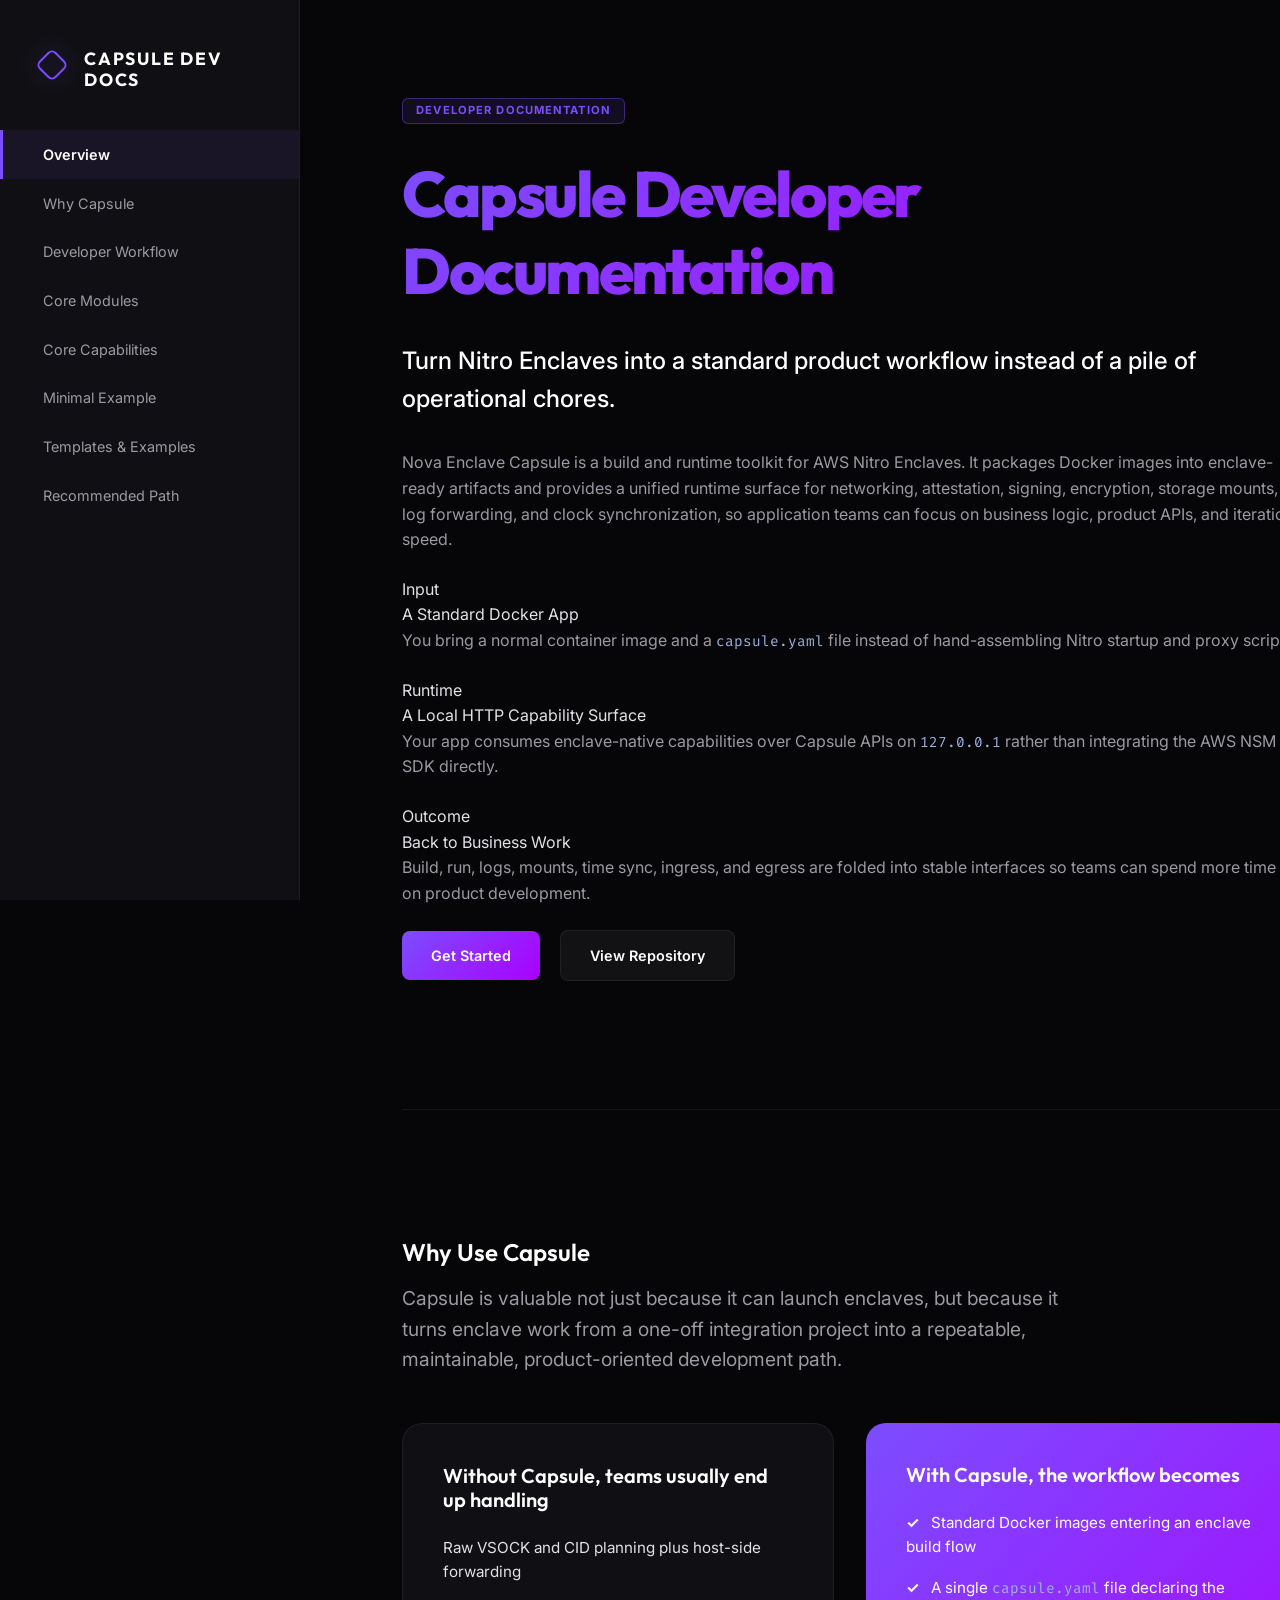
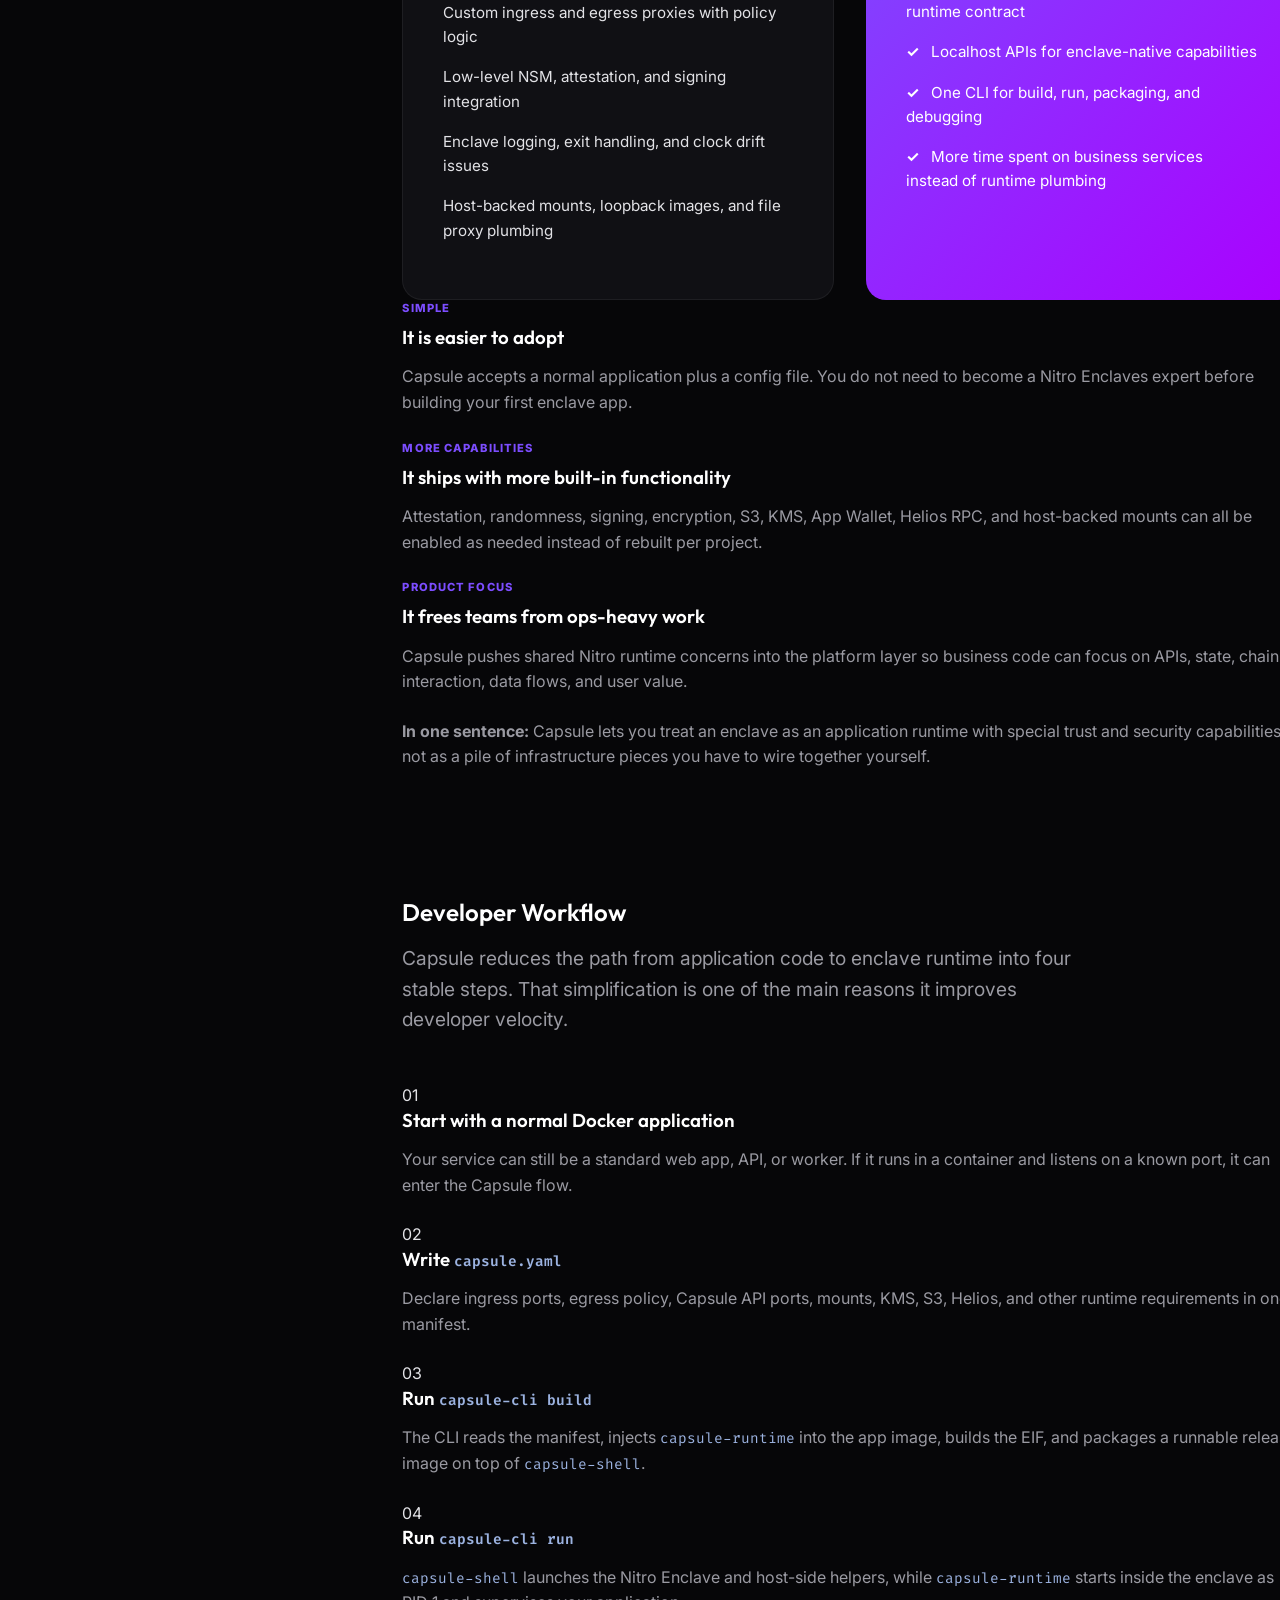
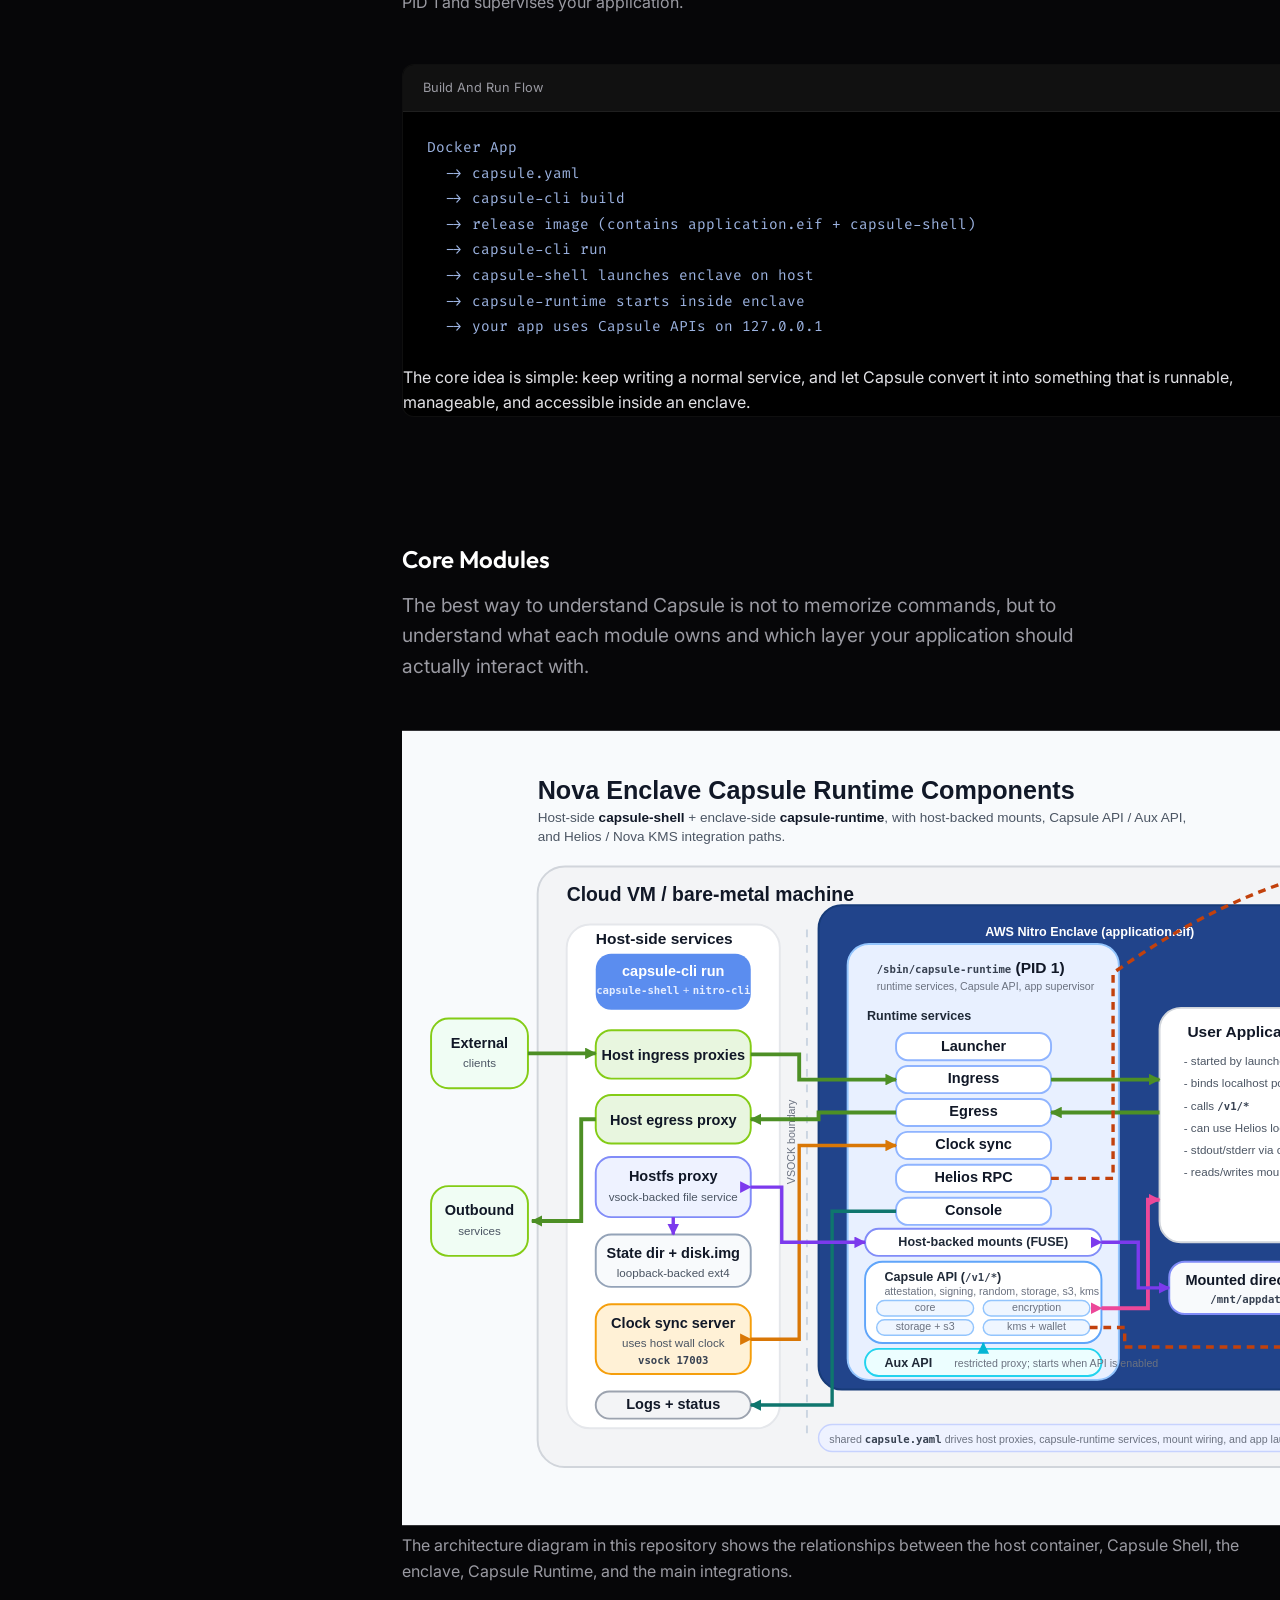
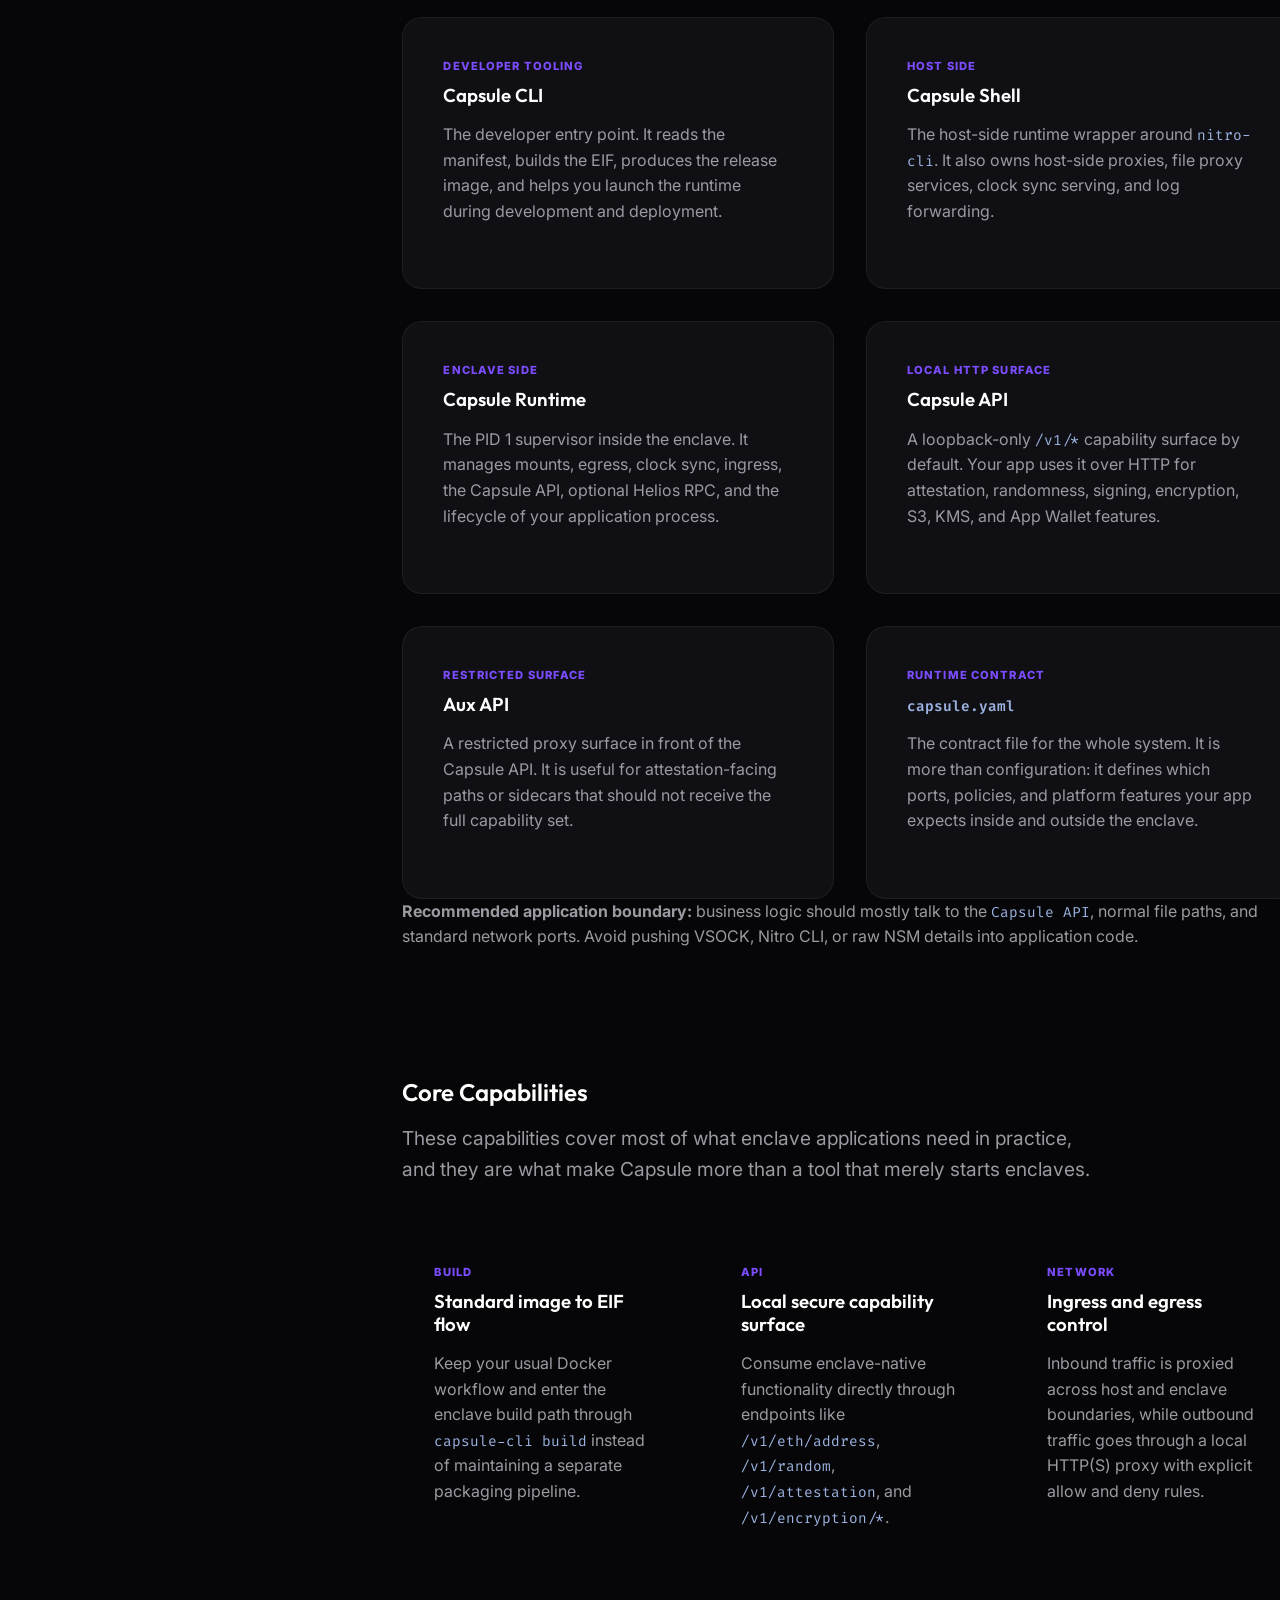
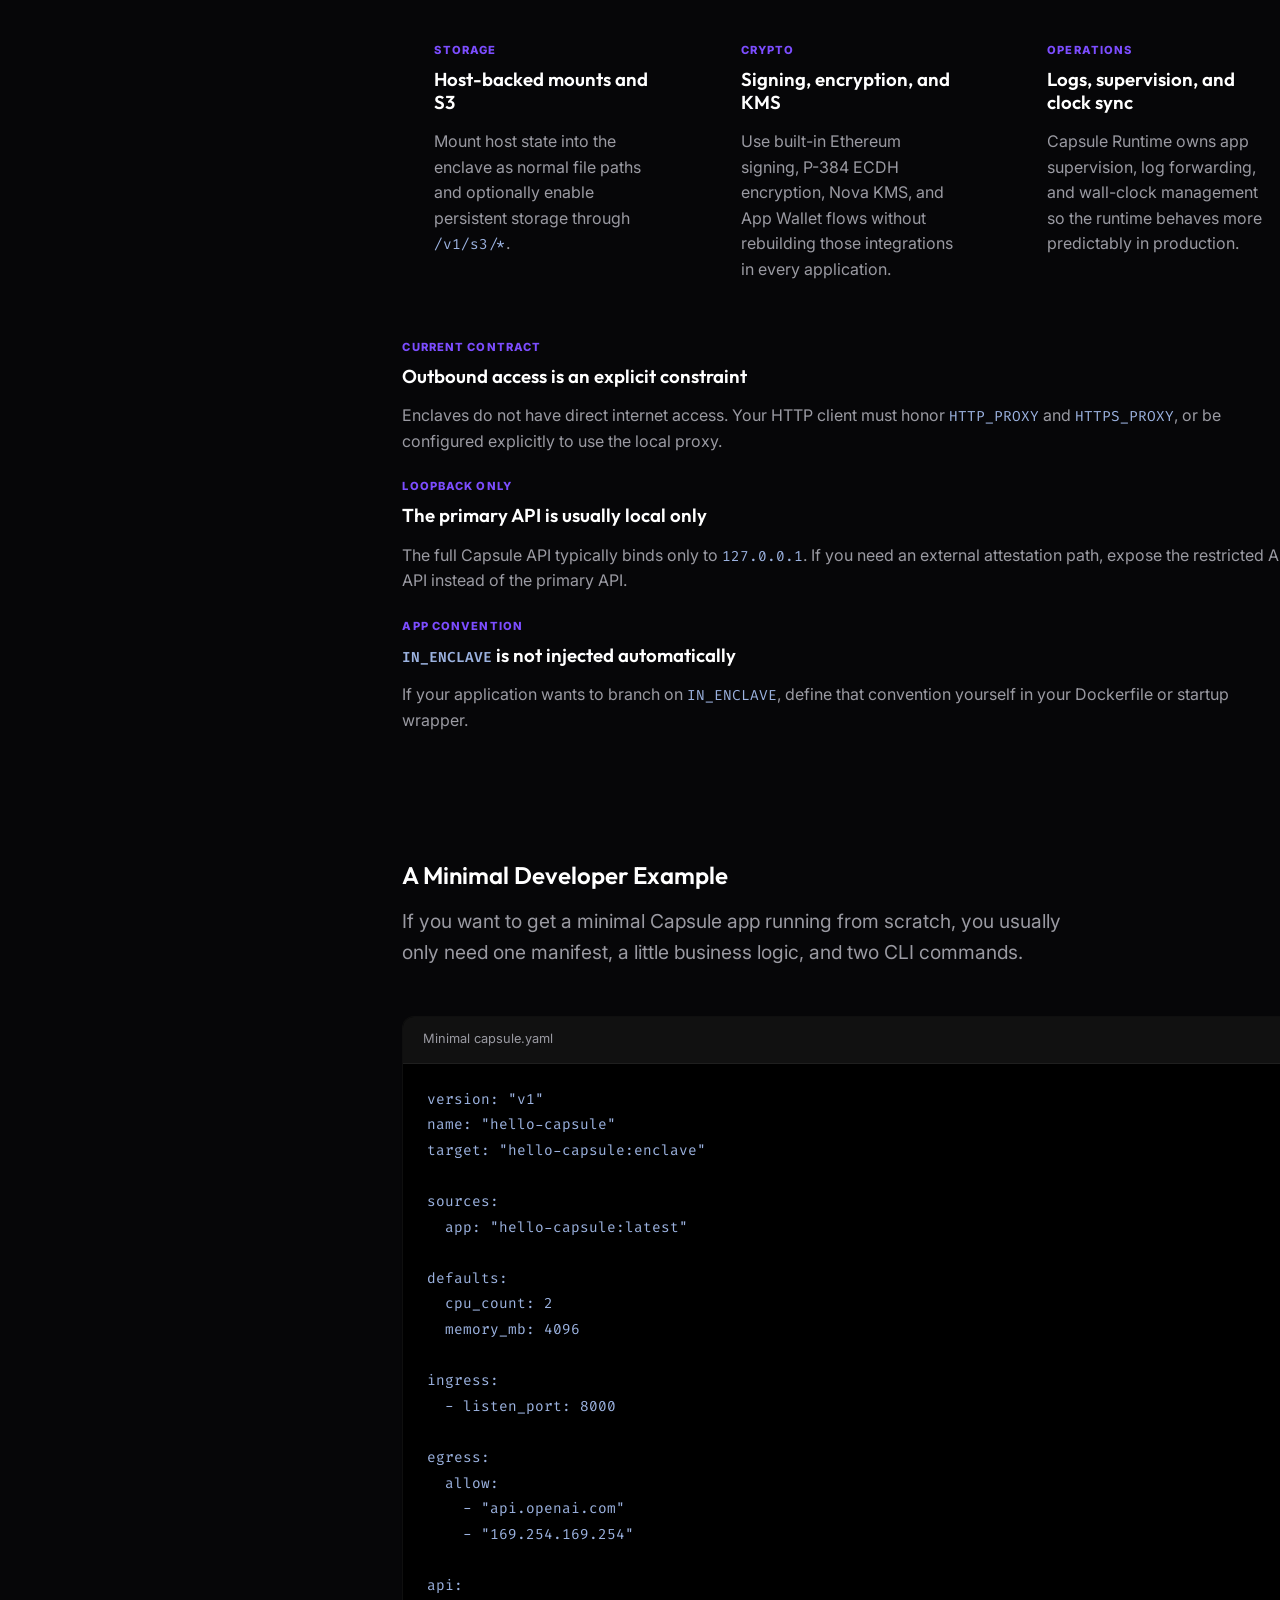
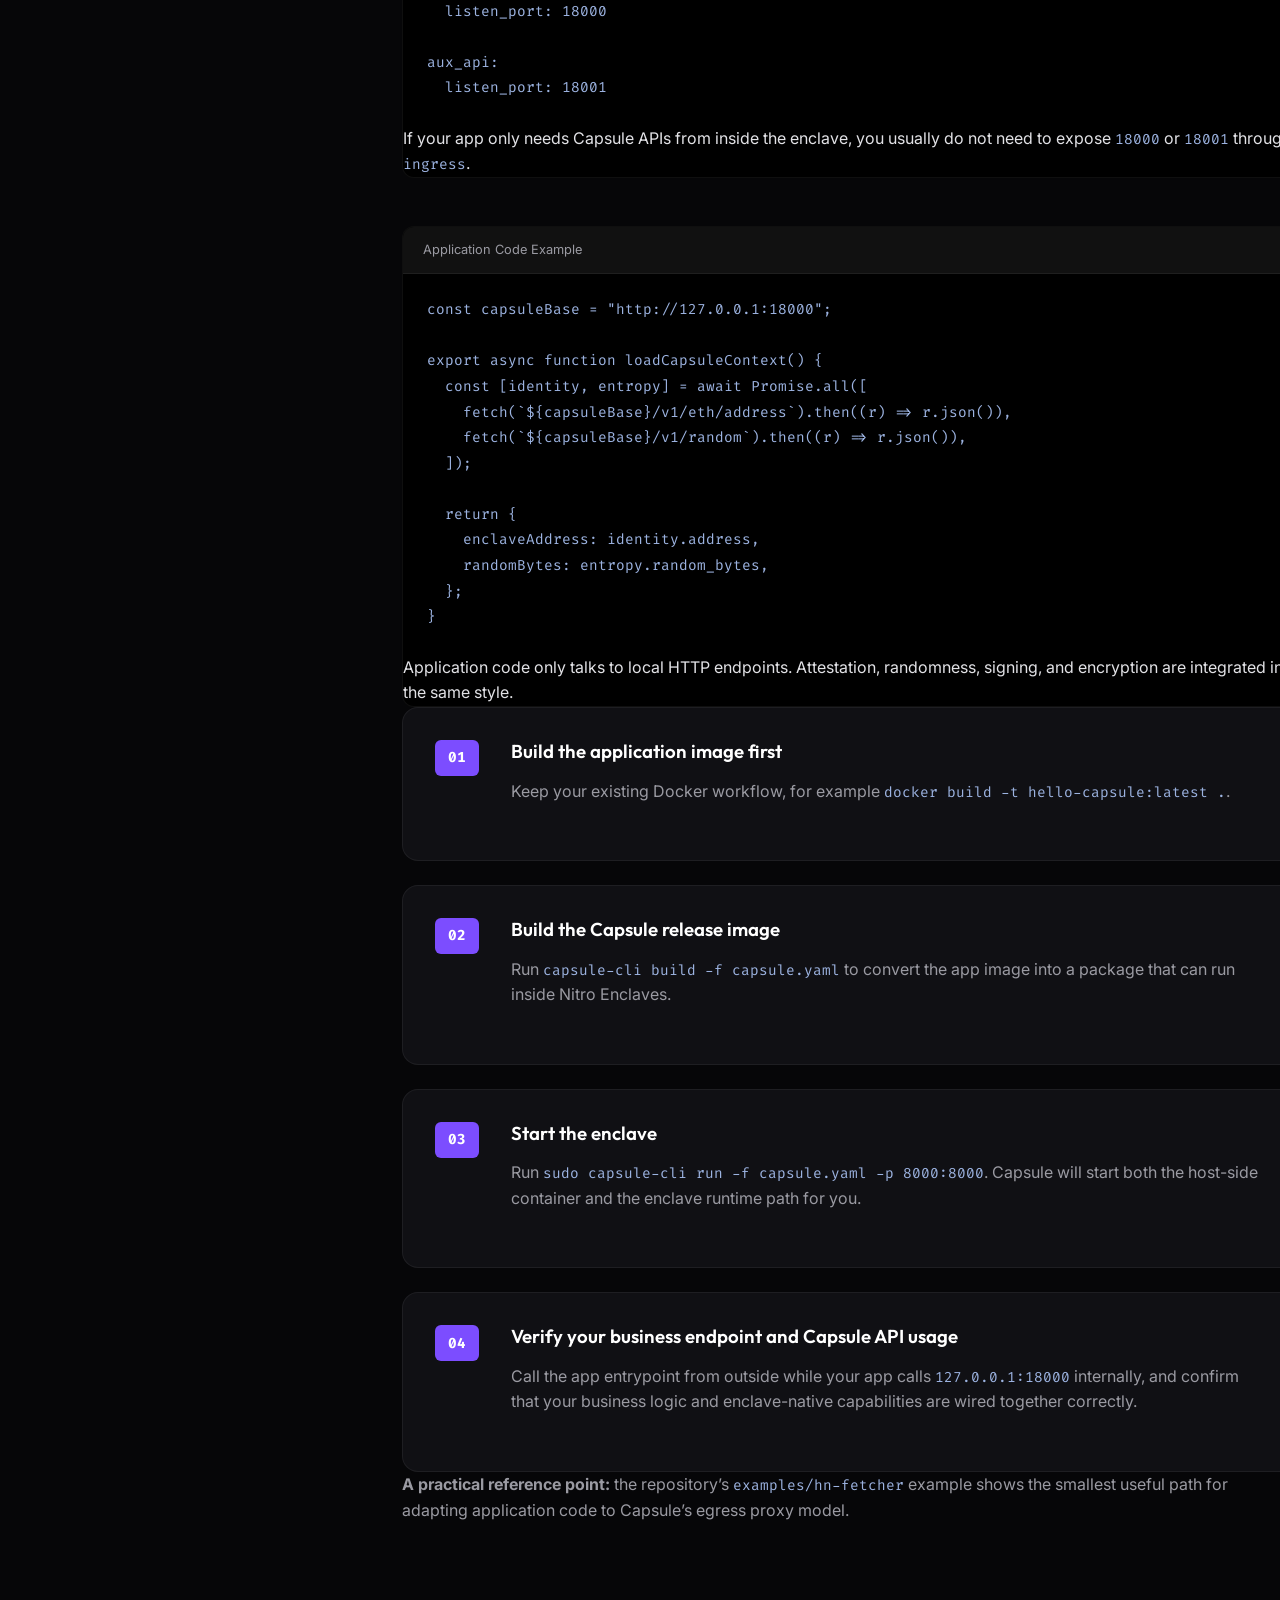
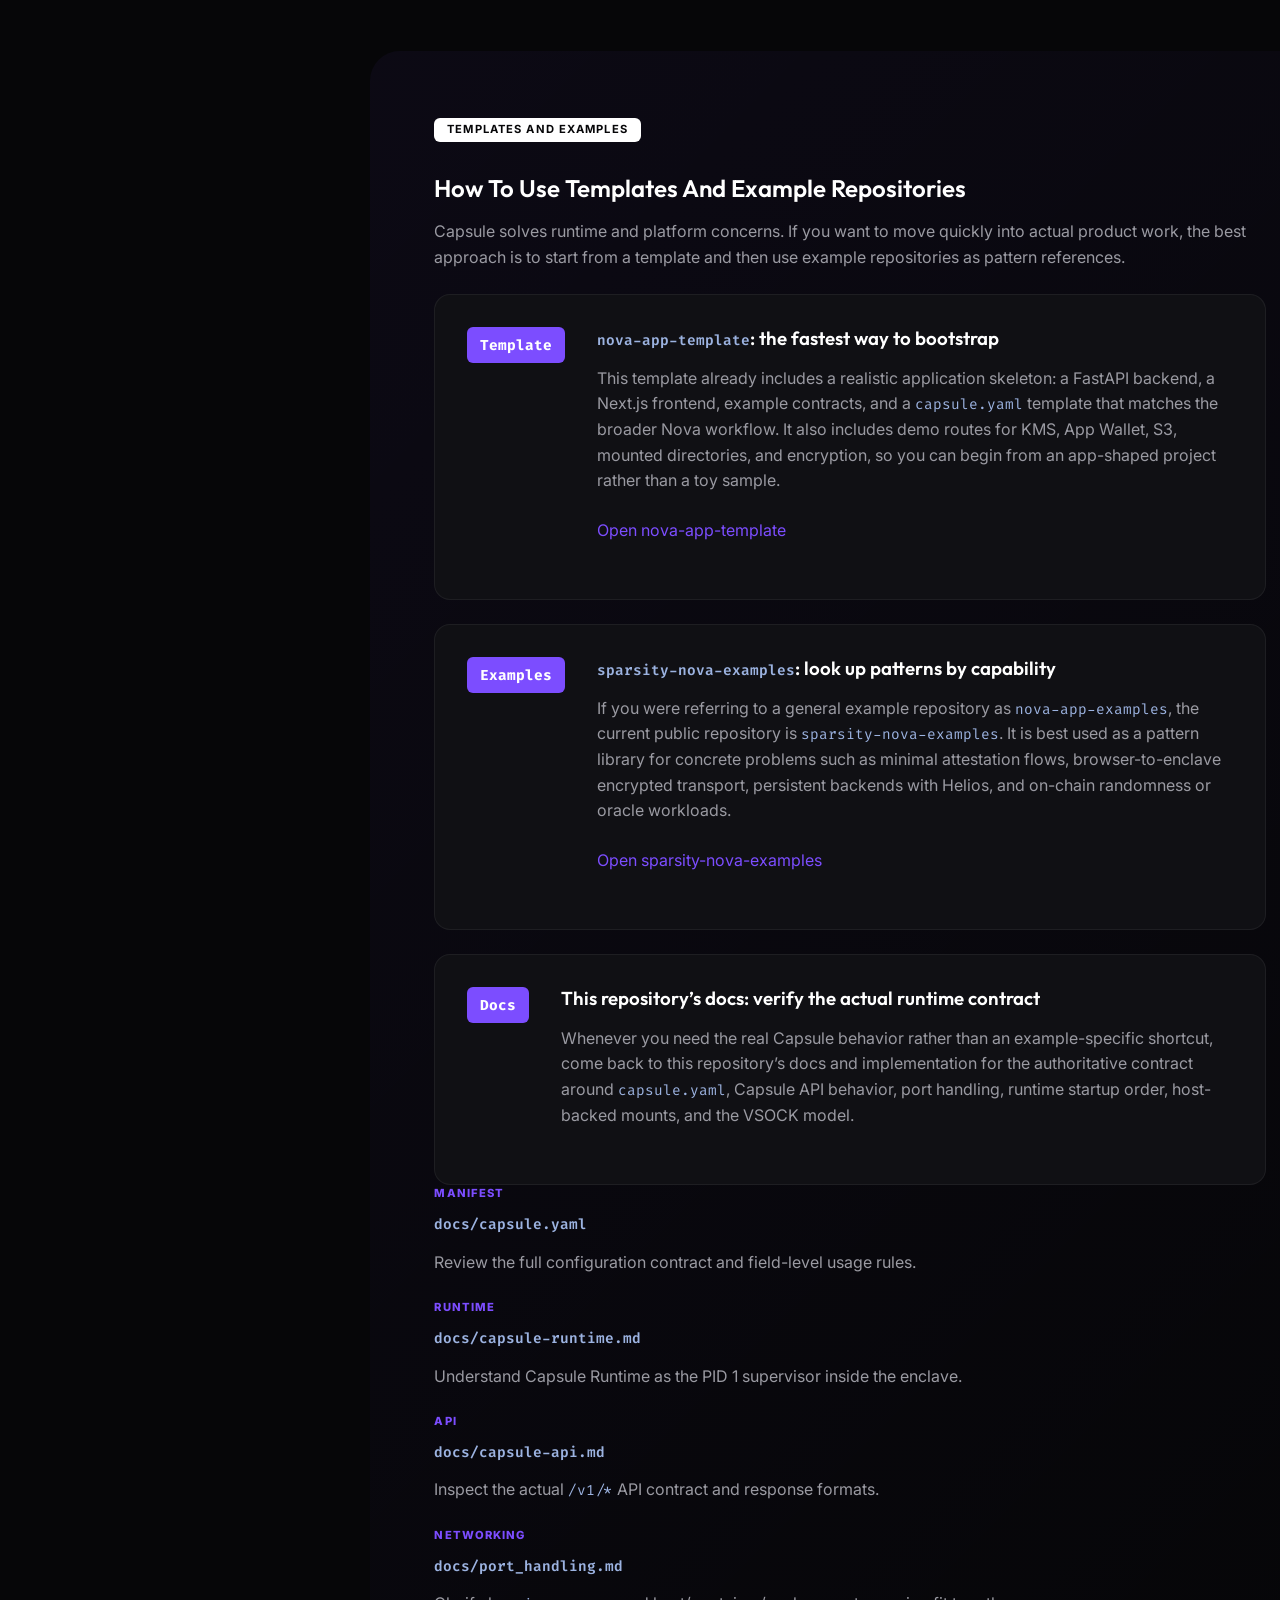
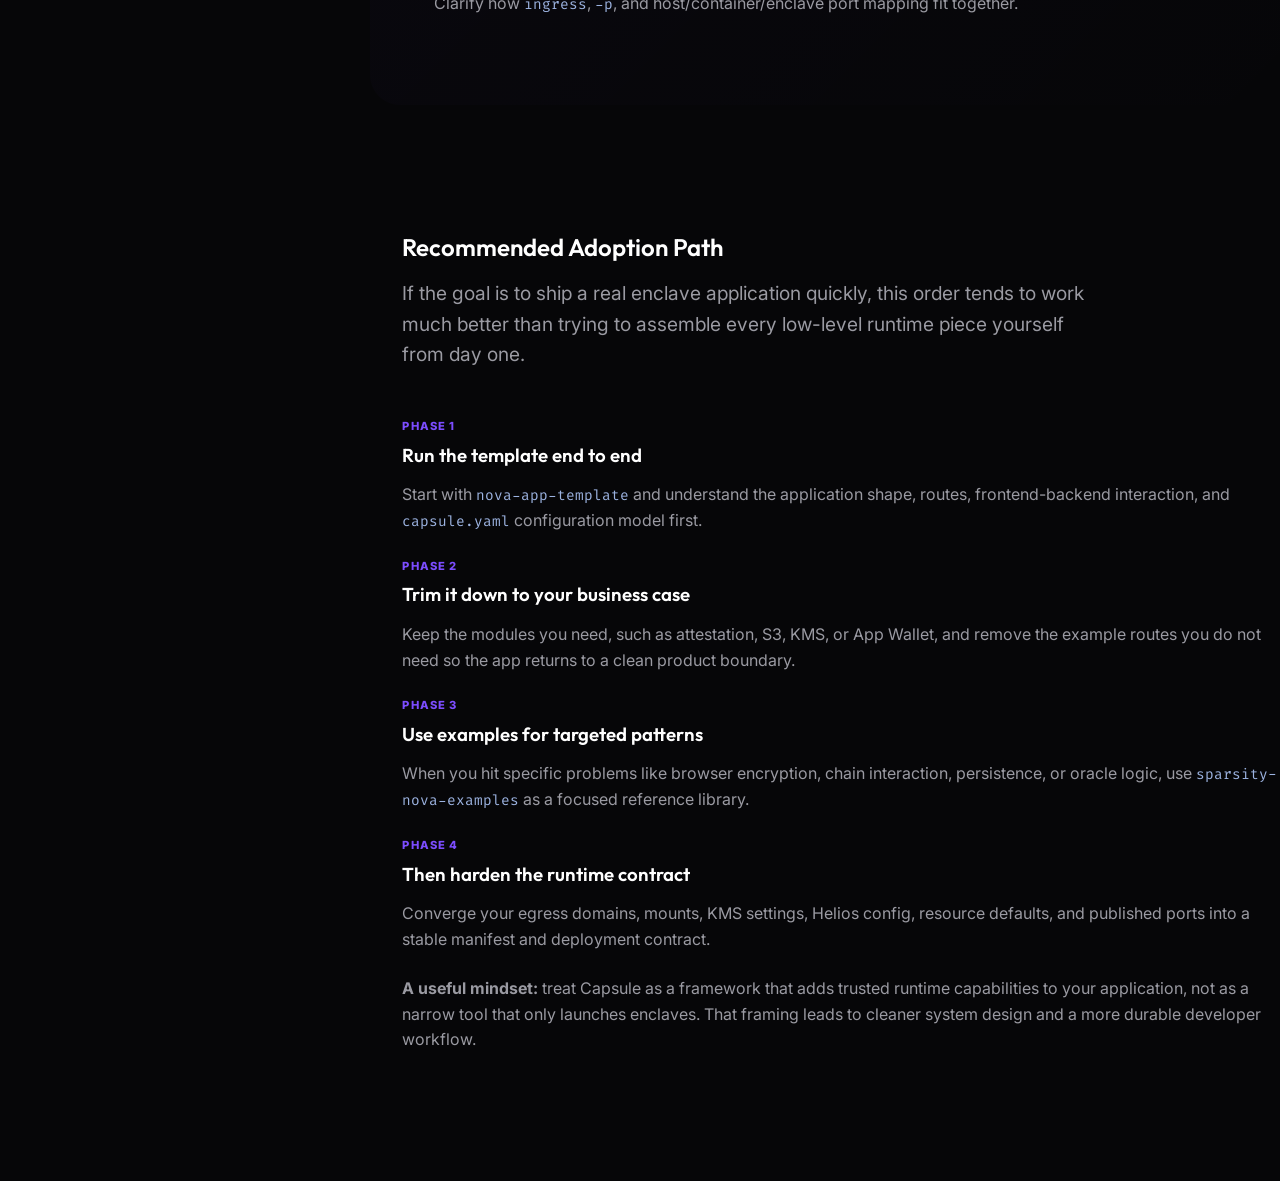
<file: webpages/index.html>
<!DOCTYPE html>
<html lang="en">
<head>
    <meta charset="UTF-8">
    <meta name="viewport" content="width=device-width, initial-scale=1.0">
    <meta name="description" content="Nova Enclave Capsule developer documentation">
    <title>Capsule Developer Documentation</title>
    <link rel="preconnect" href="https://fonts.googleapis.com">
    <link rel="preconnect" href="https://fonts.gstatic.com" crossorigin>
    <link href="https://fonts.googleapis.com/css2?family=Outfit:wght@400;500;600;700&amp;family=Inter:wght@400;500;600&amp;family=Fira+Code:wght@400;500&amp;display=swap" rel="stylesheet">
    <link rel="stylesheet" href="styles.css">
</head>
<body>

<div class="layout">
    <aside class="sidebar">
        <div class="brand">
            <div class="logo-stack">
                <div class="logo-box"></div>
                <div class="logo-box blur"></div>
            </div>
            <div>
                <h1>Capsule Dev Docs</h1>
            </div>
        </div>
        <nav id="nav">
            <a href="#overview" class="nav-link active">Overview</a>
            <a href="#why-capsule" class="nav-link">Why Capsule</a>
            <a href="#workflow" class="nav-link">Developer Workflow</a>
            <a href="#modules" class="nav-link">Core Modules</a>
            <a href="#capabilities" class="nav-link">Core Capabilities</a>
            <a href="#example" class="nav-link">Minimal Example</a>
            <a href="#ecosystem" class="nav-link">Templates & Examples</a>
            <a href="#start" class="nav-link">Recommended Path</a>
        </nav>
    </aside>

    <main class="content">
        <section id="overview" class="section hero">
            <div class="badge">Developer Documentation</div>
            <h1 class="gradient-text">Capsule Developer Documentation</h1>
            <p class="lead">Turn Nitro Enclaves into a standard product workflow instead of a pile of operational chores.</p>
            <p>Nova Enclave Capsule is a build and runtime toolkit for AWS Nitro Enclaves. It packages Docker images into enclave-ready artifacts and provides a unified runtime surface for networking, attestation, signing, encryption, storage mounts, log forwarding, and clock synchronization, so application teams can focus on business logic, product APIs, and iteration speed.</p>

            <div class="hero-metrics">
                <div class="metric-card">
                    <div class="metric-label">Input</div>
                    <div class="metric-value">A Standard Docker App</div>
                    <p>You bring a normal container image and a <code>capsule.yaml</code> file instead of hand-assembling Nitro startup and proxy scripts.</p>
                </div>
                <div class="metric-card">
                    <div class="metric-label">Runtime</div>
                    <div class="metric-value">A Local HTTP Capability Surface</div>
                    <p>Your app consumes enclave-native capabilities over Capsule APIs on <code>127.0.0.1</code> rather than integrating the AWS NSM SDK directly.</p>
                </div>
                <div class="metric-card">
                    <div class="metric-label">Outcome</div>
                    <div class="metric-value">Back to Business Work</div>
                    <p>Build, run, logs, mounts, time sync, ingress, and egress are folded into stable interfaces so teams can spend more time on product development.</p>
                </div>
            </div>

            <div class="quick-links">
                <a href="#start" class="btn btn-primary">Get Started</a>
                <a href="https://github.com/sparsity-xyz/nova-enclave-capsule" target="_blank" rel="noreferrer" class="btn btn-secondary">View Repository</a>
            </div>
        </section>

        <hr class="divider">

        <section id="why-capsule" class="section">
            <div class="section-header">
                <h2>Why Use Capsule</h2>
                <p>Capsule is valuable not just because it can launch enclaves, but because it turns enclave work from a one-off integration project into a repeatable, maintainable, product-oriented development path.</p>
            </div>

            <div class="comparison-grid">
                <div class="comp-card">
                    <h4>Without Capsule, teams usually end up handling</h4>
                    <ul>
                        <li>Raw VSOCK and CID planning plus host-side forwarding</li>
                        <li>Custom ingress and egress proxies with policy logic</li>
                        <li>Low-level NSM, attestation, and signing integration</li>
                        <li>Enclave logging, exit handling, and clock drift issues</li>
                        <li>Host-backed mounts, loopback images, and file proxy plumbing</li>
                    </ul>
                </div>
                <div class="comp-card highlight">
                    <h4>With Capsule, the workflow becomes</h4>
                    <ul>
                        <li><span class="check">✓</span> Standard Docker images entering an enclave build flow</li>
                        <li><span class="check">✓</span> A single <code>capsule.yaml</code> file declaring the runtime contract</li>
                        <li><span class="check">✓</span> Localhost APIs for enclave-native capabilities</li>
                        <li><span class="check">✓</span> One CLI for build, run, packaging, and debugging</li>
                        <li><span class="check">✓</span> More time spent on business services instead of runtime plumbing</li>
                    </ul>
                </div>
            </div>

            <div class="doc-grid">
                <div class="doc-card">
                    <div class="module-label">Simple</div>
                    <h3>It is easier to adopt</h3>
                    <p>Capsule accepts a normal application plus a config file. You do not need to become a Nitro Enclaves expert before building your first enclave app.</p>
                </div>
                <div class="doc-card">
                    <div class="module-label">More Capabilities</div>
                    <h3>It ships with more built-in functionality</h3>
                    <p>Attestation, randomness, signing, encryption, S3, KMS, App Wallet, Helios RPC, and host-backed mounts can all be enabled as needed instead of rebuilt per project.</p>
                </div>
                <div class="doc-card">
                    <div class="module-label">Product Focus</div>
                    <h3>It frees teams from ops-heavy work</h3>
                    <p>Capsule pushes shared Nitro runtime concerns into the platform layer so business code can focus on APIs, state, chain interaction, data flows, and user value.</p>
                </div>
            </div>

            <div class="callout">
                <p><strong>In one sentence:</strong> Capsule lets you treat an enclave as an application runtime with special trust and security capabilities, not as a pile of infrastructure pieces you have to wire together yourself.</p>
            </div>
        </section>

        <section id="workflow" class="section">
            <div class="section-header">
                <h2>Developer Workflow</h2>
                <p>Capsule reduces the path from application code to enclave runtime into four stable steps. That simplification is one of the main reasons it improves developer velocity.</p>
            </div>

            <div class="timeline">
                <div class="timeline-item">
                    <div class="timeline-step">01</div>
                    <div>
                        <h3>Start with a normal Docker application</h3>
                        <p>Your service can still be a standard web app, API, or worker. If it runs in a container and listens on a known port, it can enter the Capsule flow.</p>
                    </div>
                </div>
                <div class="timeline-item">
                    <div class="timeline-step">02</div>
                    <div>
                        <h3>Write <code>capsule.yaml</code></h3>
                        <p>Declare ingress ports, egress policy, Capsule API ports, mounts, KMS, S3, Helios, and other runtime requirements in one manifest.</p>
                    </div>
                </div>
                <div class="timeline-item">
                    <div class="timeline-step">03</div>
                    <div>
                        <h3>Run <code>capsule-cli build</code></h3>
                        <p>The CLI reads the manifest, injects <code>capsule-runtime</code> into the app image, builds the EIF, and packages a runnable release image on top of <code>capsule-shell</code>.</p>
                    </div>
                </div>
                <div class="timeline-item">
                    <div class="timeline-step">04</div>
                    <div>
                        <h3>Run <code>capsule-cli run</code></h3>
                        <p><code>capsule-shell</code> launches the Nitro Enclave and host-side helpers, while <code>capsule-runtime</code> starts inside the enclave as PID 1 and supervises your application.</p>
                    </div>
                </div>
            </div>

            <div class="code-box-wrapper">
                <div class="code-box-header">Build And Run Flow</div>
<pre><code>Docker App
  -> capsule.yaml
  -> capsule-cli build
  -> release image (contains application.eif + capsule-shell)
  -> capsule-cli run
  -> capsule-shell launches enclave on host
  -> capsule-runtime starts inside enclave
  -> your app uses Capsule APIs on 127.0.0.1</code></pre>
                <div class="code-note">The core idea is simple: keep writing a normal service, and let Capsule convert it into something that is runnable, manageable, and accessible inside an enclave.</div>
            </div>
        </section>

        <section id="modules" class="section">
            <div class="section-header">
                <h2>Core Modules</h2>
                <p>The best way to understand Capsule is not to memorize commands, but to understand what each module owns and which layer your application should actually interact with.</p>
            </div>

            <div class="diagram-panel">
                <img src="images/diagram-capsule-components.svg" alt="Nova Enclave Capsule runtime architecture">
                <p class="caption">The architecture diagram in this repository shows the relationships between the host container, Capsule Shell, the enclave, Capsule Runtime, and the main integrations.</p>
            </div>

            <div class="architecture-grid">
                <div class="module-card">
                    <div class="module-label">Developer Tooling</div>
                    <h3>Capsule CLI</h3>
                    <p>The developer entry point. It reads the manifest, builds the EIF, produces the release image, and helps you launch the runtime during development and deployment.</p>
                </div>
                <div class="module-card">
                    <div class="module-label">Host Side</div>
                    <h3>Capsule Shell</h3>
                    <p>The host-side runtime wrapper around <code>nitro-cli</code>. It also owns host-side proxies, file proxy services, clock sync serving, and log forwarding.</p>
                </div>
                <div class="module-card">
                    <div class="module-label">Enclave Side</div>
                    <h3>Capsule Runtime</h3>
                    <p>The PID 1 supervisor inside the enclave. It manages mounts, egress, clock sync, ingress, the Capsule API, optional Helios RPC, and the lifecycle of your application process.</p>
                </div>
                <div class="module-card">
                    <div class="module-label">Local HTTP Surface</div>
                    <h3>Capsule API</h3>
                    <p>A loopback-only <code>/v1/*</code> capability surface by default. Your app uses it over HTTP for attestation, randomness, signing, encryption, S3, KMS, and App Wallet features.</p>
                </div>
                <div class="module-card">
                    <div class="module-label">Restricted Surface</div>
                    <h3>Aux API</h3>
                    <p>A restricted proxy surface in front of the Capsule API. It is useful for attestation-facing paths or sidecars that should not receive the full capability set.</p>
                </div>
                <div class="module-card">
                    <div class="module-label">Runtime Contract</div>
                    <h3><code>capsule.yaml</code></h3>
                    <p>The contract file for the whole system. It is more than configuration: it defines which ports, policies, and platform features your app expects inside and outside the enclave.</p>
                </div>
            </div>

            <div class="callout">
                <p><strong>Recommended application boundary:</strong> business logic should mostly talk to the <code>Capsule API</code>, normal file paths, and standard network ports. Avoid pushing VSOCK, Nitro CLI, or raw NSM details into application code.</p>
            </div>
        </section>

        <section id="capabilities" class="section">
            <div class="section-header">
                <h2>Core Capabilities</h2>
                <p>These capabilities cover most of what enclave applications need in practice, and they are what make Capsule more than a tool that merely starts enclaves.</p>
            </div>

            <div class="feature-grid">
                <div class="feature-card glass">
                    <div class="module-label">Build</div>
                    <h3>Standard image to EIF flow</h3>
                    <p>Keep your usual Docker workflow and enter the enclave build path through <code>capsule-cli build</code> instead of maintaining a separate packaging pipeline.</p>
                </div>
                <div class="feature-card glass">
                    <div class="module-label">API</div>
                    <h3>Local secure capability surface</h3>
                    <p>Consume enclave-native functionality directly through endpoints like <code>/v1/eth/address</code>, <code>/v1/random</code>, <code>/v1/attestation</code>, and <code>/v1/encryption/*</code>.</p>
                </div>
                <div class="feature-card glass">
                    <div class="module-label">Network</div>
                    <h3>Ingress and egress control</h3>
                    <p>Inbound traffic is proxied across host and enclave boundaries, while outbound traffic goes through a local HTTP(S) proxy with explicit allow and deny rules.</p>
                </div>
                <div class="feature-card glass">
                    <div class="module-label">Storage</div>
                    <h3>Host-backed mounts and S3</h3>
                    <p>Mount host state into the enclave as normal file paths and optionally enable persistent storage through <code>/v1/s3/*</code>.</p>
                </div>
                <div class="feature-card glass">
                    <div class="module-label">Crypto</div>
                    <h3>Signing, encryption, and KMS</h3>
                    <p>Use built-in Ethereum signing, P-384 ECDH encryption, Nova KMS, and App Wallet flows without rebuilding those integrations in every application.</p>
                </div>
                <div class="feature-card glass">
                    <div class="module-label">Operations</div>
                    <h3>Logs, supervision, and clock sync</h3>
                    <p>Capsule Runtime owns app supervision, log forwarding, and wall-clock management so the runtime behaves more predictably in production.</p>
                </div>
            </div>

            <div class="doc-grid">
                <div class="doc-card">
                    <div class="module-label">Current Contract</div>
                    <h3>Outbound access is an explicit constraint</h3>
                    <p>Enclaves do not have direct internet access. Your HTTP client must honor <code>HTTP_PROXY</code> and <code>HTTPS_PROXY</code>, or be configured explicitly to use the local proxy.</p>
                </div>
                <div class="doc-card">
                    <div class="module-label">Loopback Only</div>
                    <h3>The primary API is usually local only</h3>
                    <p>The full Capsule API typically binds only to <code>127.0.0.1</code>. If you need an external attestation path, expose the restricted Aux API instead of the primary API.</p>
                </div>
                <div class="doc-card">
                    <div class="module-label">App Convention</div>
                    <h3><code>IN_ENCLAVE</code> is not injected automatically</h3>
                    <p>If your application wants to branch on <code>IN_ENCLAVE</code>, define that convention yourself in your Dockerfile or startup wrapper.</p>
                </div>
            </div>
        </section>

        <section id="example" class="section">
            <div class="section-header">
                <h2>A Minimal Developer Example</h2>
                <p>If you want to get a minimal Capsule app running from scratch, you usually only need one manifest, a little business logic, and two CLI commands.</p>
            </div>

            <div class="two-column">
                <div class="code-box-wrapper no-top-margin">
                    <div class="code-box-header">Minimal capsule.yaml</div>
<pre><code>version: "v1"
name: "hello-capsule"
target: "hello-capsule:enclave"

sources:
  app: "hello-capsule:latest"

defaults:
  cpu_count: 2
  memory_mb: 4096

ingress:
  - listen_port: 8000

egress:
  allow:
    - "api.openai.com"
    - "169.254.169.254"

api:
  listen_port: 18000

aux_api:
  listen_port: 18001</code></pre>
                    <div class="code-note">If your app only needs Capsule APIs from inside the enclave, you usually do not need to expose <code>18000</code> or <code>18001</code> through <code>ingress</code>.</div>
                </div>

                <div class="code-box-wrapper no-top-margin">
                    <div class="code-box-header">Application Code Example</div>
<pre><code>const capsuleBase = "http://127.0.0.1:18000";

export async function loadCapsuleContext() {
  const [identity, entropy] = await Promise.all([
    fetch(`${capsuleBase}/v1/eth/address`).then((r) => r.json()),
    fetch(`${capsuleBase}/v1/random`).then((r) => r.json()),
  ]);

  return {
    enclaveAddress: identity.address,
    randomBytes: entropy.random_bytes,
  };
}</code></pre>
                    <div class="code-note">Application code only talks to local HTTP endpoints. Attestation, randomness, signing, and encryption are integrated in the same style.</div>
                </div>
            </div>

            <div class="steps-v2">
                <div class="step-card">
                    <span class="step-tag">01</span>
                    <div>
                        <h3>Build the application image first</h3>
                        <p>Keep your existing Docker workflow, for example <code>docker build -t hello-capsule:latest .</code>.</p>
                    </div>
                </div>
                <div class="step-card">
                    <span class="step-tag">02</span>
                    <div>
                        <h3>Build the Capsule release image</h3>
                        <p>Run <code>capsule-cli build -f capsule.yaml</code> to convert the app image into a package that can run inside Nitro Enclaves.</p>
                    </div>
                </div>
                <div class="step-card">
                    <span class="step-tag">03</span>
                    <div>
                        <h3>Start the enclave</h3>
                        <p>Run <code>sudo capsule-cli run -f capsule.yaml -p 8000:8000</code>. Capsule will start both the host-side container and the enclave runtime path for you.</p>
                    </div>
                </div>
                <div class="step-card">
                    <span class="step-tag">04</span>
                    <div>
                        <h3>Verify your business endpoint and Capsule API usage</h3>
                        <p>Call the app entrypoint from outside while your app calls <code>127.0.0.1:18000</code> internally, and confirm that your business logic and enclave-native capabilities are wired together correctly.</p>
                    </div>
                </div>
            </div>

            <div class="callout">
                <p><strong>A practical reference point:</strong> the repository’s <code>examples/hn-fetcher</code> example shows the smallest useful path for adapting application code to Capsule’s egress proxy model.</p>
            </div>
        </section>

        <section id="ecosystem" class="section highlight-bg">
            <div class="badge inverse">Templates And Examples</div>
            <h2>How To Use Templates And Example Repositories</h2>
            <p>Capsule solves runtime and platform concerns. If you want to move quickly into actual product work, the best approach is to start from a template and then use example repositories as pattern references.</p>

            <div class="steps-v2">
                <div class="step-card">
                    <span class="step-tag">Template</span>
                    <div>
                        <h3><code>nova-app-template</code>: the fastest way to bootstrap</h3>
                        <p>This template already includes a realistic application skeleton: a FastAPI backend, a Next.js frontend, example contracts, and a <code>capsule.yaml</code> template that matches the broader Nova workflow. It also includes demo routes for KMS, App Wallet, S3, mounted directories, and encryption, so you can begin from an app-shaped project rather than a toy sample.</p>
                        <p><a href="https://github.com/sparsity-xyz/nova-app-template" target="_blank" rel="noreferrer">Open nova-app-template</a></p>
                    </div>
                </div>
                <div class="step-card">
                    <span class="step-tag">Examples</span>
                    <div>
                        <h3><code>sparsity-nova-examples</code>: look up patterns by capability</h3>
                        <p>If you were referring to a general example repository as <code>nova-app-examples</code>, the current public repository is <code>sparsity-nova-examples</code>. It is best used as a pattern library for concrete problems such as minimal attestation flows, browser-to-enclave encrypted transport, persistent backends with Helios, and on-chain randomness or oracle workloads.</p>
                        <p><a href="https://github.com/sparsity-xyz/sparsity-nova-examples" target="_blank" rel="noreferrer">Open sparsity-nova-examples</a></p>
                    </div>
                </div>
                <div class="step-card">
                    <span class="step-tag">Docs</span>
                    <div>
                        <h3>This repository’s docs: verify the actual runtime contract</h3>
                        <p>Whenever you need the real Capsule behavior rather than an example-specific shortcut, come back to this repository’s docs and implementation for the authoritative contract around <code>capsule.yaml</code>, Capsule API behavior, port handling, runtime startup order, host-backed mounts, and the VSOCK model.</p>
                    </div>
                </div>
            </div>

            <div class="reference-grid">
                <a class="reference-card" href="../docs/capsule.yaml">
                    <div class="module-label">Manifest</div>
                    <h3><code>docs/capsule.yaml</code></h3>
                    <p>Review the full configuration contract and field-level usage rules.</p>
                </a>
                <a class="reference-card" href="../docs/capsule-runtime.md">
                    <div class="module-label">Runtime</div>
                    <h3><code>docs/capsule-runtime.md</code></h3>
                    <p>Understand Capsule Runtime as the PID 1 supervisor inside the enclave.</p>
                </a>
                <a class="reference-card" href="../docs/capsule-api.md">
                    <div class="module-label">API</div>
                    <h3><code>docs/capsule-api.md</code></h3>
                    <p>Inspect the actual <code>/v1/*</code> API contract and response formats.</p>
                </a>
                <a class="reference-card" href="../docs/port_handling.md">
                    <div class="module-label">Networking</div>
                    <h3><code>docs/port_handling.md</code></h3>
                    <p>Clarify how <code>ingress</code>, <code>-p</code>, and host/container/enclave port mapping fit together.</p>
                </a>
            </div>
        </section>

        <section id="start" class="section">
            <div class="section-header">
                <h2>Recommended Adoption Path</h2>
                <p>If the goal is to ship a real enclave application quickly, this order tends to work much better than trying to assemble every low-level runtime piece yourself from day one.</p>
            </div>

            <div class="doc-grid">
                <div class="doc-card">
                    <div class="module-label">Phase 1</div>
                    <h3>Run the template end to end</h3>
                    <p>Start with <code>nova-app-template</code> and understand the application shape, routes, frontend-backend interaction, and <code>capsule.yaml</code> configuration model first.</p>
                </div>
                <div class="doc-card">
                    <div class="module-label">Phase 2</div>
                    <h3>Trim it down to your business case</h3>
                    <p>Keep the modules you need, such as attestation, S3, KMS, or App Wallet, and remove the example routes you do not need so the app returns to a clean product boundary.</p>
                </div>
                <div class="doc-card">
                    <div class="module-label">Phase 3</div>
                    <h3>Use examples for targeted patterns</h3>
                    <p>When you hit specific problems like browser encryption, chain interaction, persistence, or oracle logic, use <code>sparsity-nova-examples</code> as a focused reference library.</p>
                </div>
                <div class="doc-card">
                    <div class="module-label">Phase 4</div>
                    <h3>Then harden the runtime contract</h3>
                    <p>Converge your egress domains, mounts, KMS settings, Helios config, resource defaults, and published ports into a stable manifest and deployment contract.</p>
                </div>
            </div>

            <div class="callout">
                <p><strong>A useful mindset:</strong> treat Capsule as a framework that adds trusted runtime capabilities to your application, not as a narrow tool that only launches enclaves. That framing leads to cleaner system design and a more durable developer workflow.</p>
            </div>
        </section>
    </main>
</div>

<script src="script.js"></script>
</body>
</html>
</file>
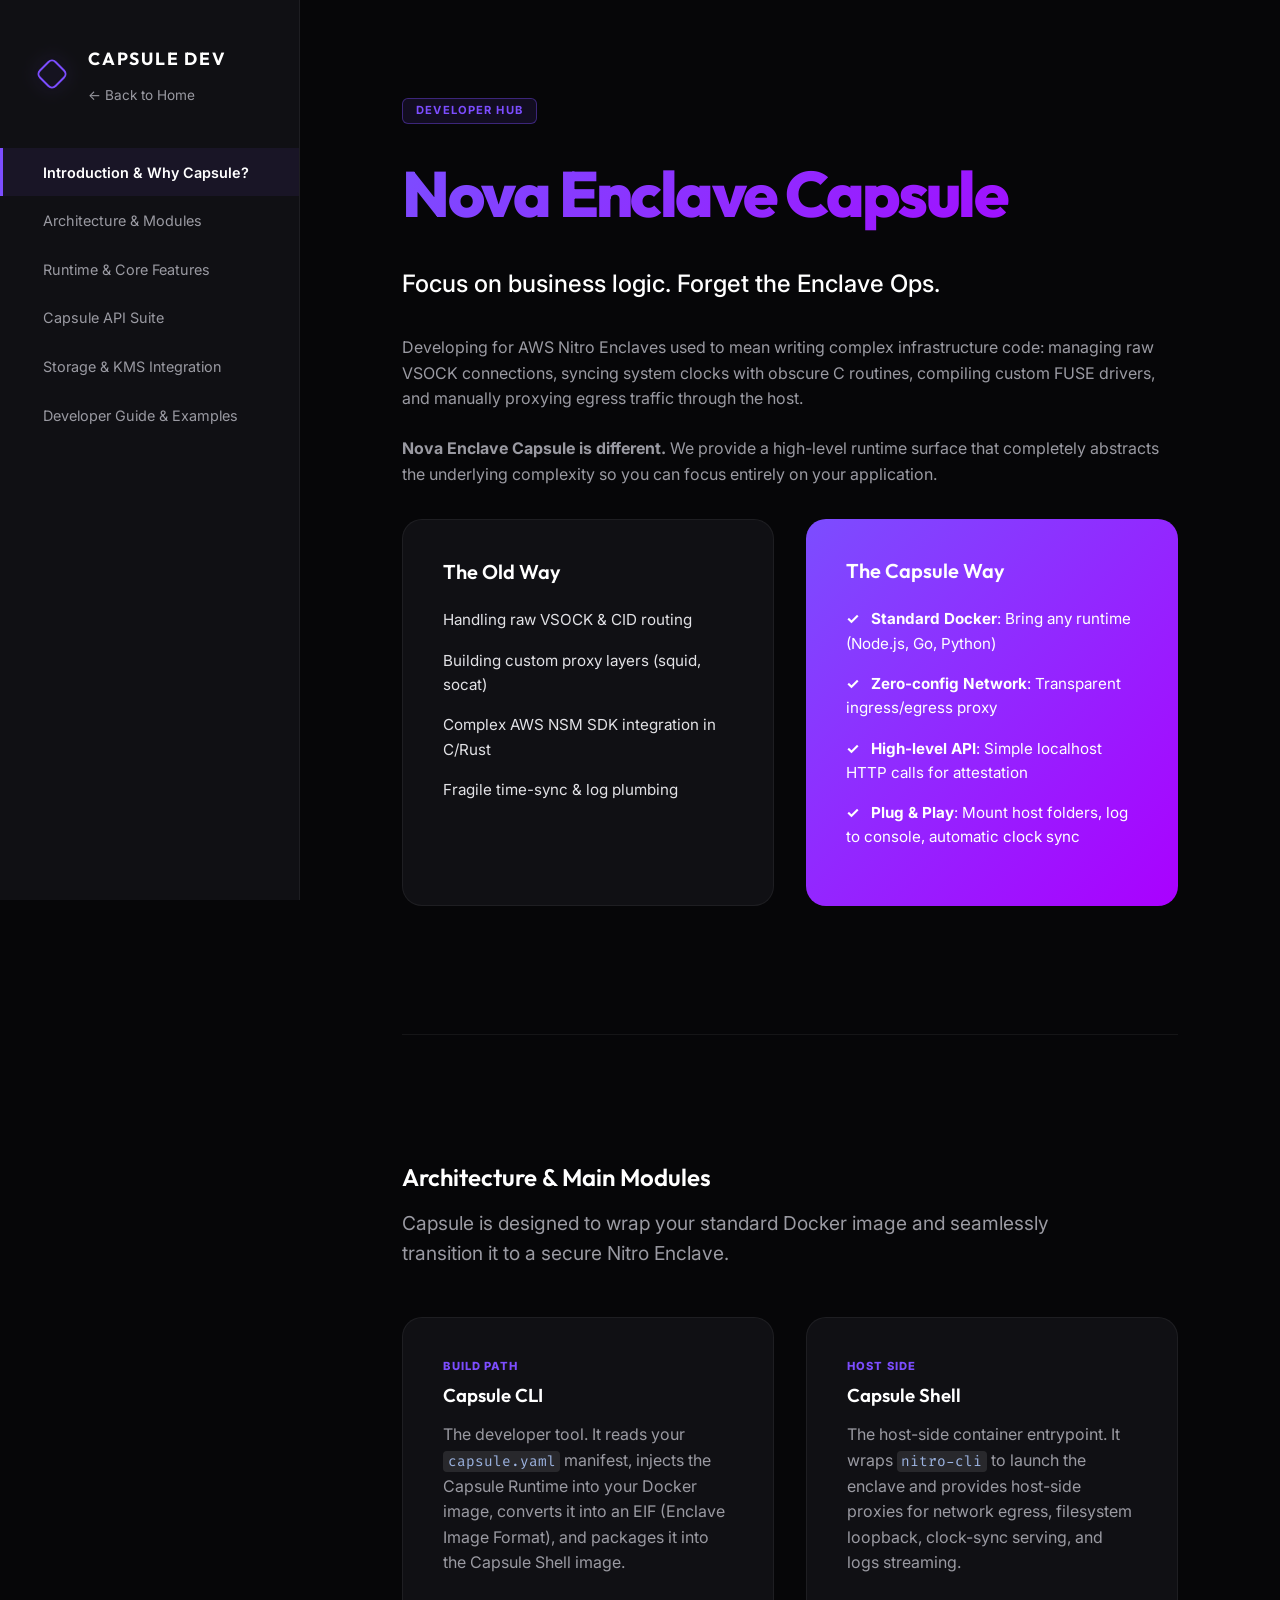
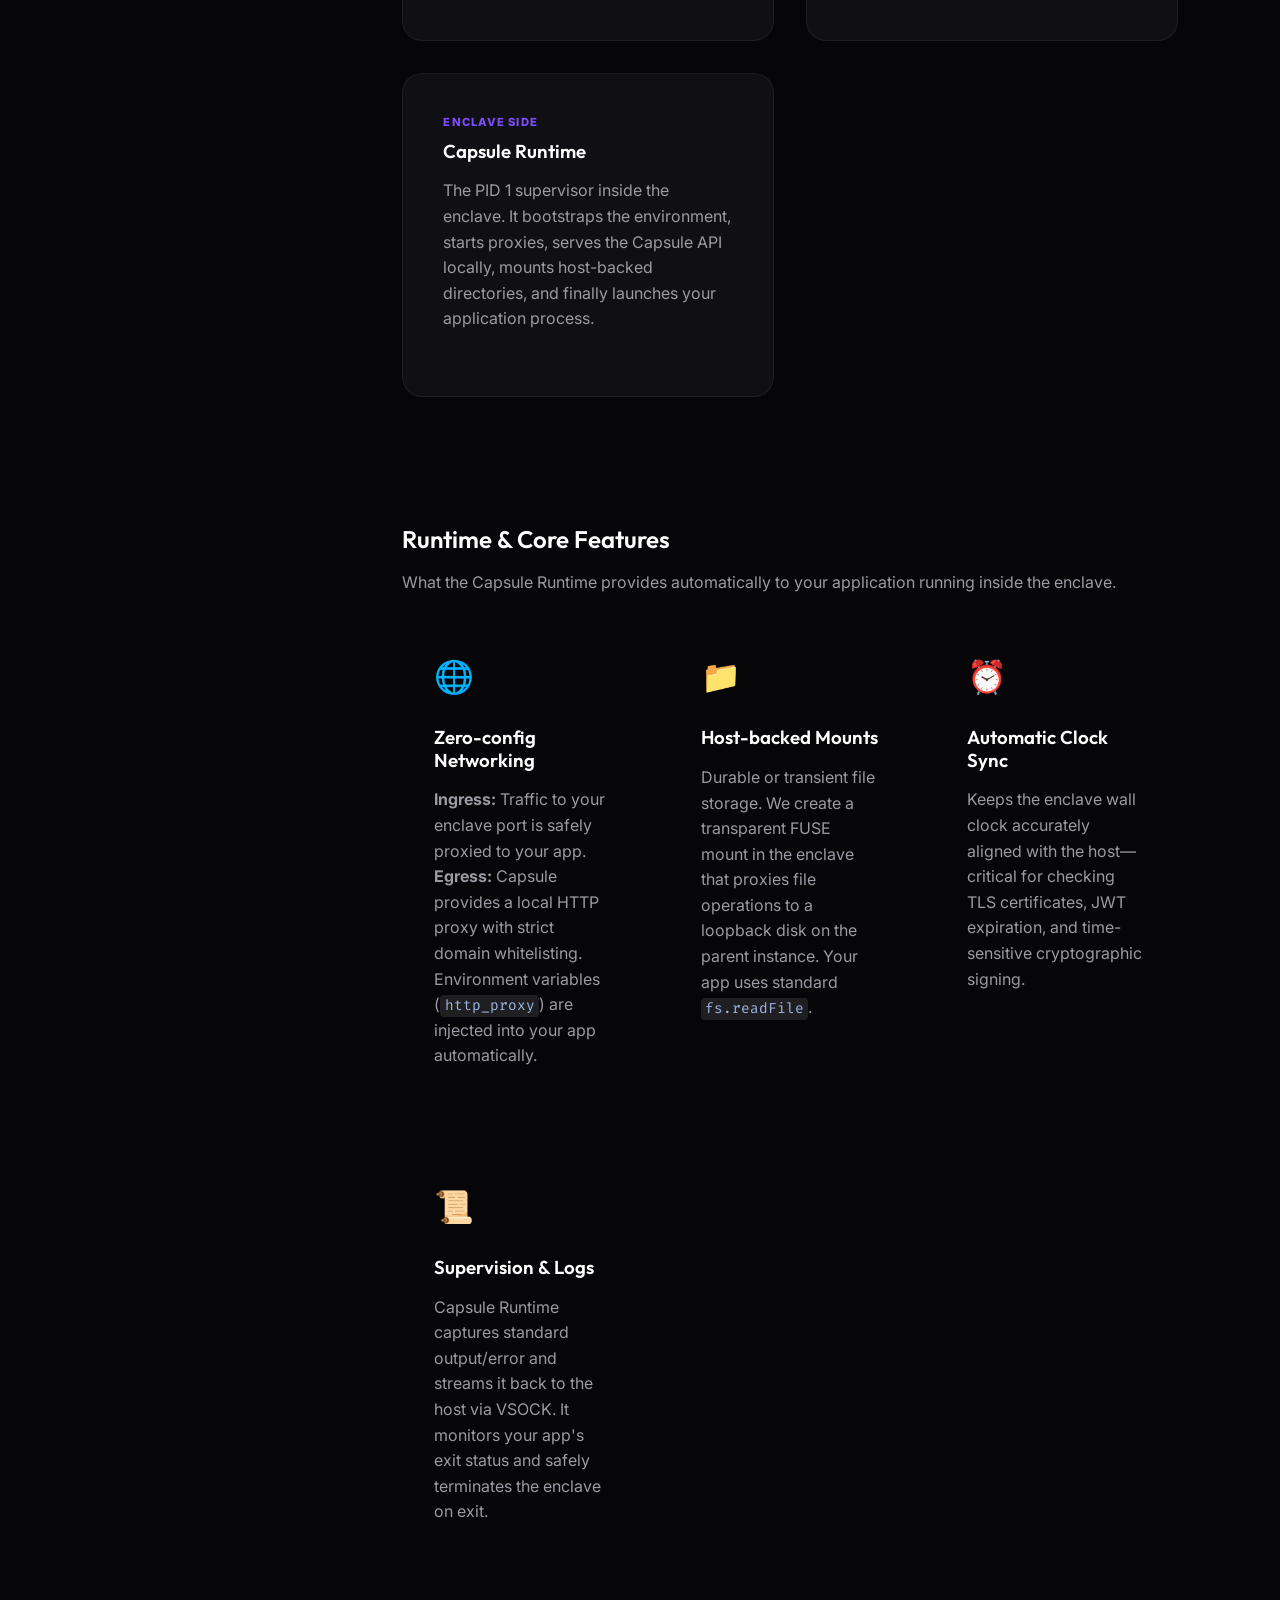
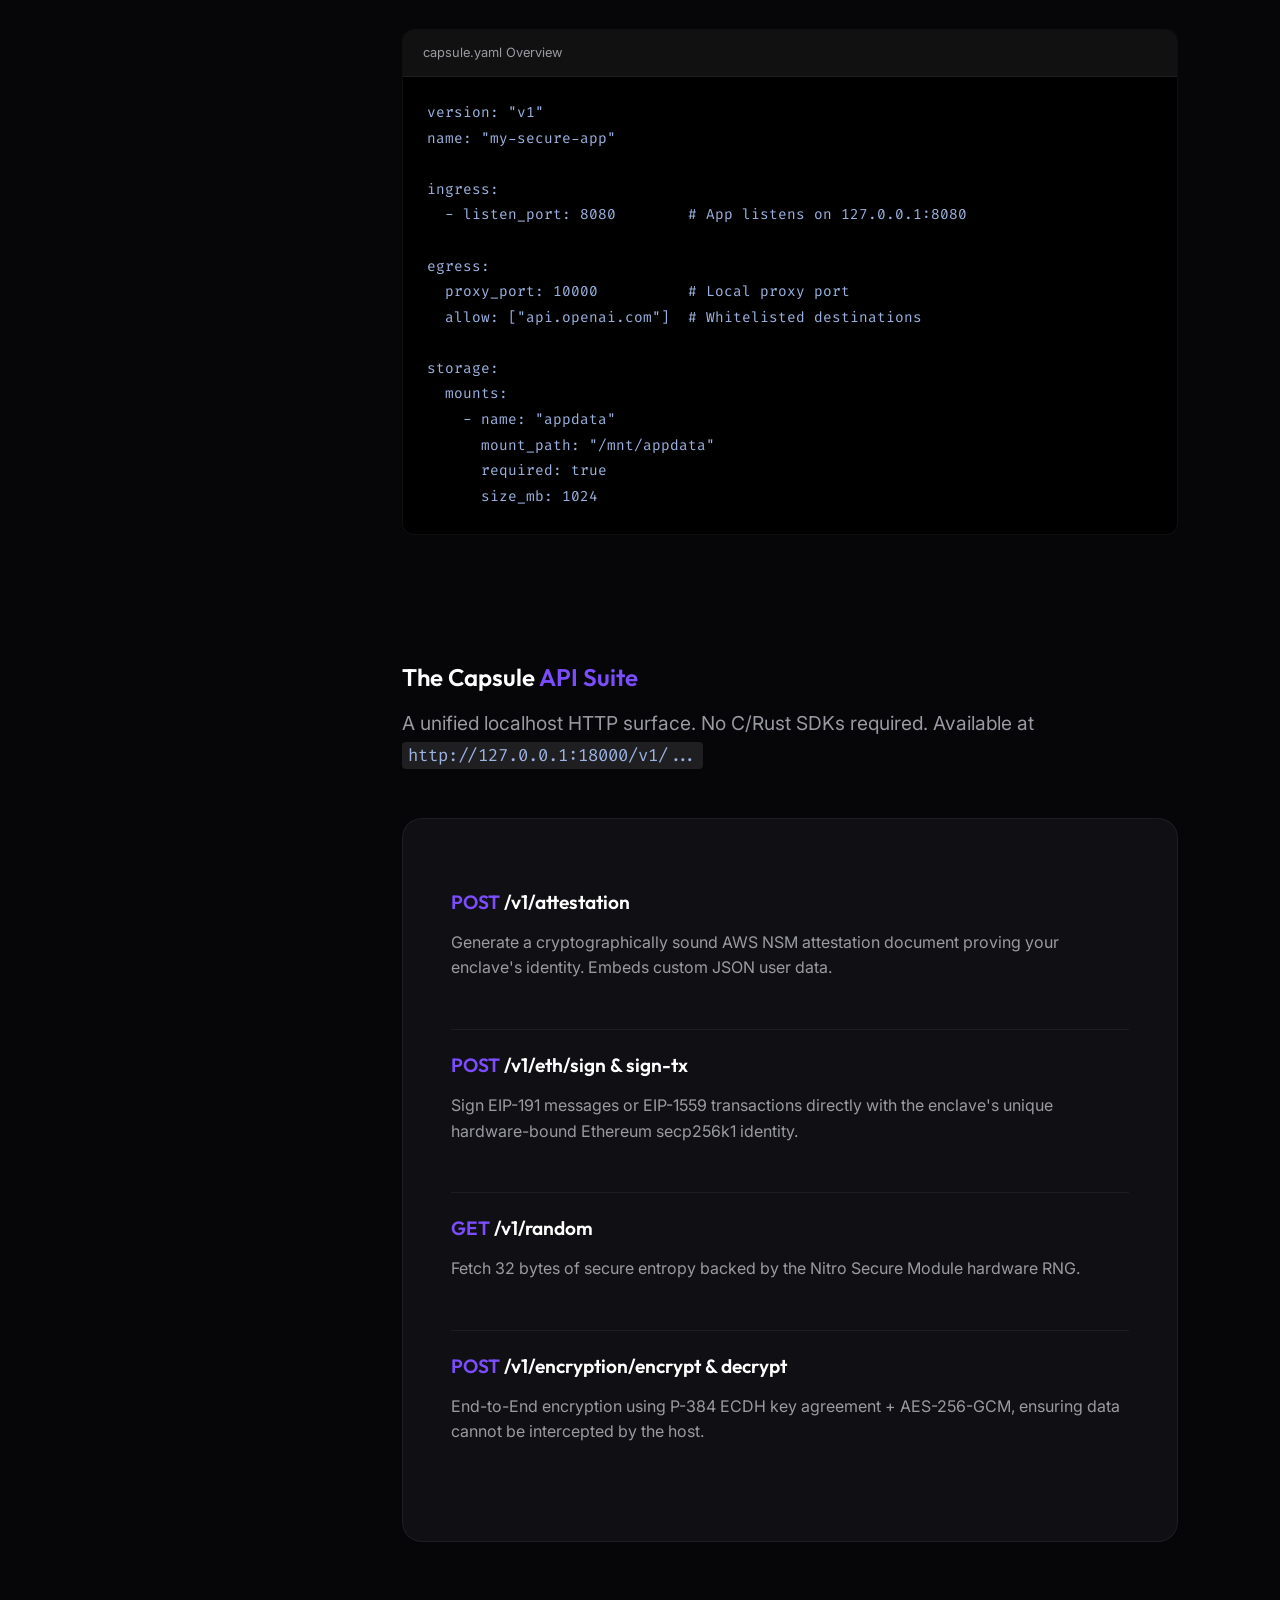
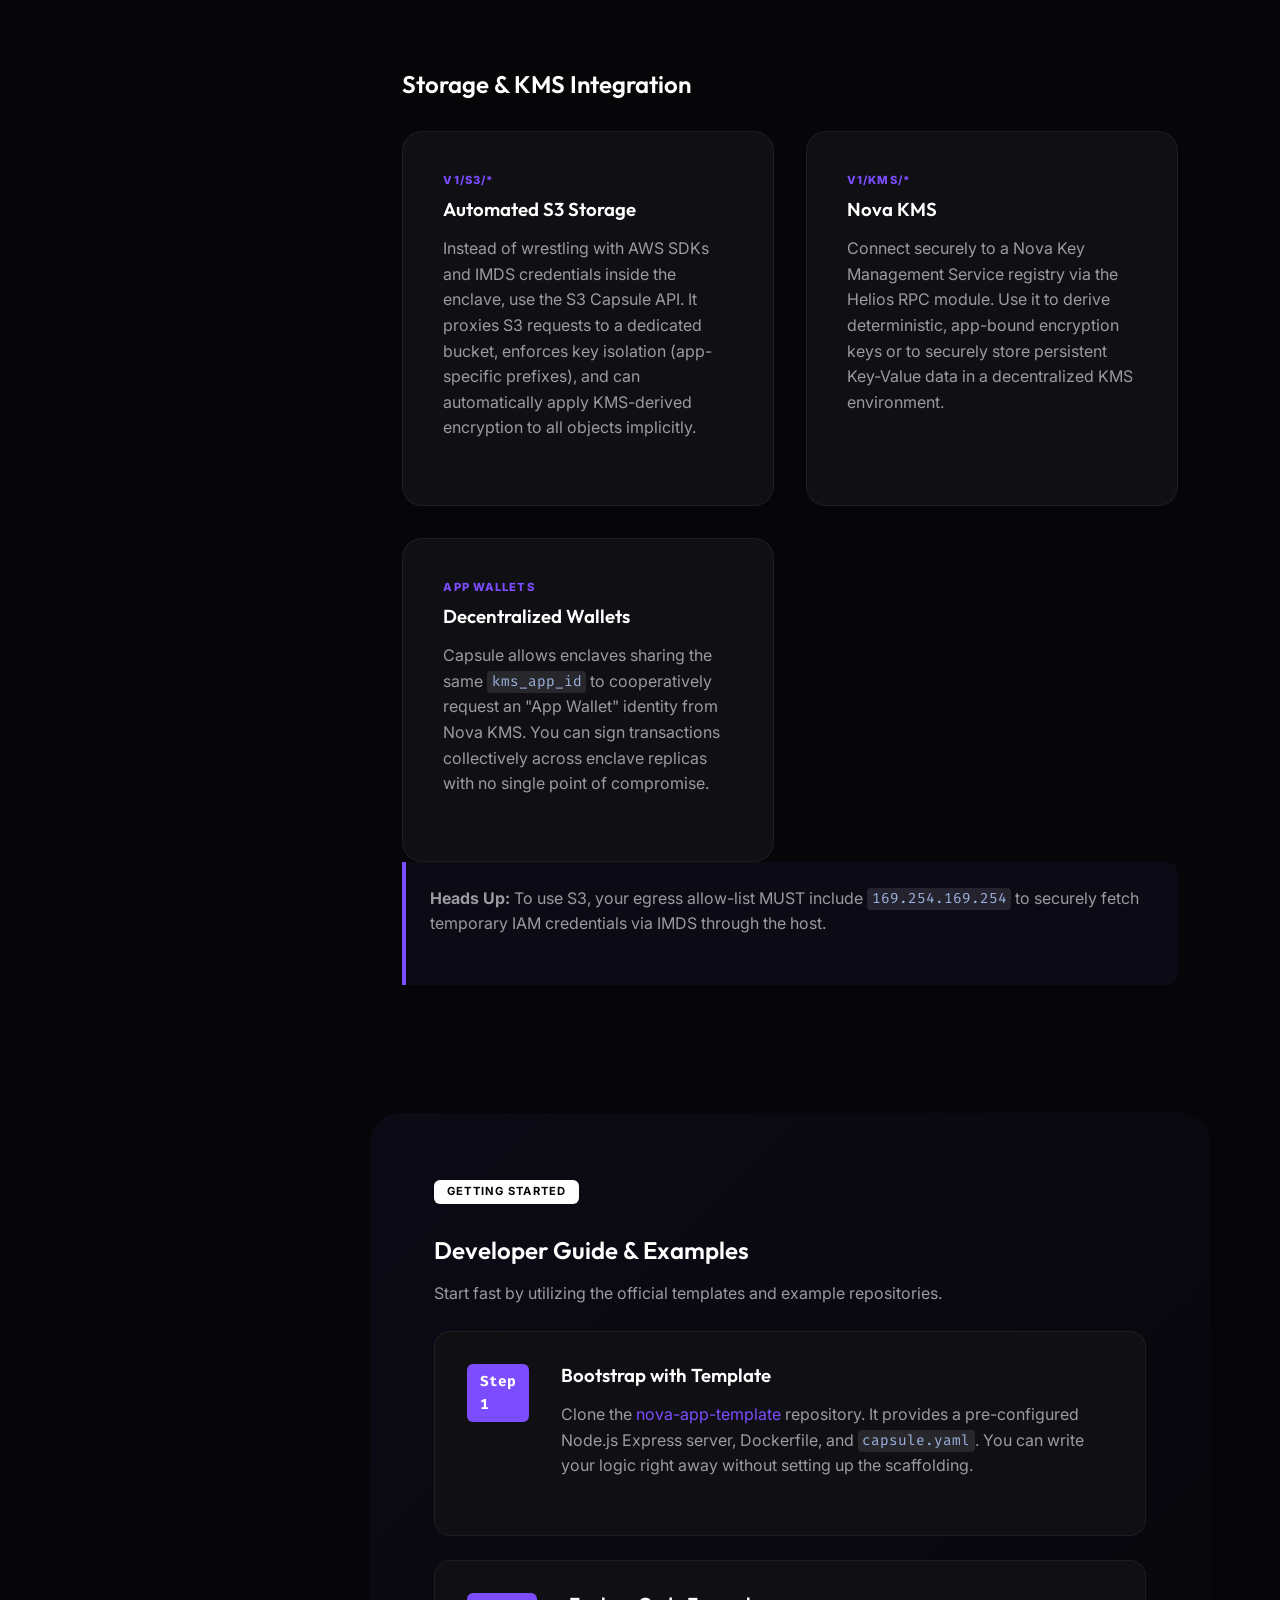
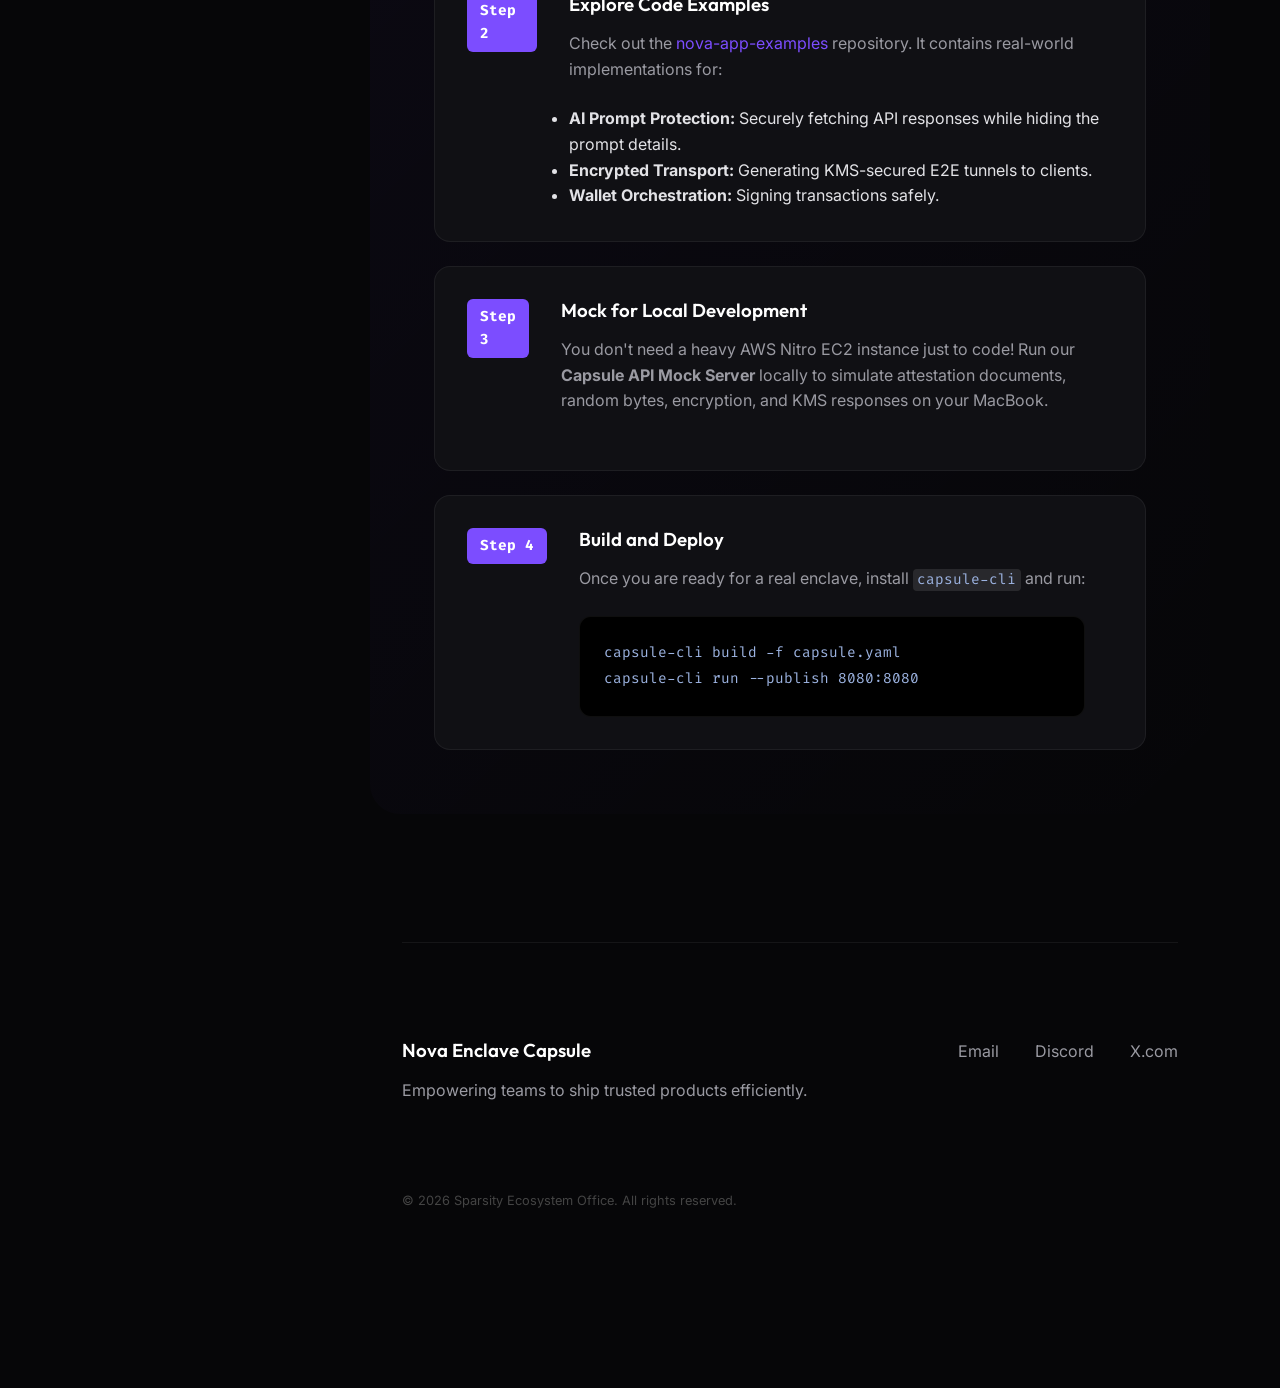
<file: webpages/developer.html>
<!DOCTYPE html>
<html lang="en">
<head>
    <meta charset="UTF-8">
    <meta name="viewport" content="width=device-width, initial-scale=1.0">
    <meta name="description" content="Nova Enclave Capsule - Developer Documentation">
    <title>Capsule Developer Hub</title>
    <link rel="preconnect" href="https://fonts.googleapis.com">
    <link rel="preconnect" href="https://fonts.gstatic.com" crossorigin>
    <link href="https://fonts.googleapis.com/css2?family=Outfit:wght@400;500;600;700&family=Inter:wght@400;500;600&family=Fira+Code:wght@400;500&display=swap" rel="stylesheet">
    <link rel="stylesheet" href="styles.css">
    <style>
        .back-home {
            display: inline-block;
            margin-top: 1rem;
            font-size: 0.85rem;
            color: var(--text-muted);
        }
        .back-home:hover {
            color: #fff;
        }
        .text-bold { font-weight: 600; color: #fff; }
        .inline-code { font-family: 'Fira Code', monospace; background: rgba(255,255,255,0.1); padding: 0.1em 0.3em; border-radius: 4px; font-size: 0.9em; color: #9cb3e1; }
        .note-box { background: rgba(124, 77, 255, 0.05); border-left: 4px solid var(--accent); padding: 1.5rem; border-radius: 0 12px 12px 0; margin-bottom: 2rem; }
    </style>
</head>
<body>

<div class="layout">
    <aside class="sidebar">
        <div class="brand">
            <div class="logo-stack">
                <div class="logo-box"></div>
                <div class="logo-box blur"></div>
            </div>
            <div>
                <h1>Capsule Dev</h1>
                <a href="index.html" class="back-home">&larr; Back to Home</a>
            </div>
        </div>
        <nav id="nav">
            <a href="#intro" class="nav-link active">Introduction & Why Capsule?</a>
            <a href="#architecture" class="nav-link">Architecture & Modules</a>
            <a href="#core-features" class="nav-link">Runtime & Core Features</a>
            <a href="#api-suite" class="nav-link">Capsule API Suite</a>
            <a href="#storage-kms" class="nav-link">Storage & KMS Integration</a>
            <a href="#developer-guide" class="nav-link">Developer Guide & Examples</a>
        </nav>
    </aside>

    <main class="content">
        <!-- Section: Intro -->
        <section id="intro" class="section hero">
            <div class="badge">Developer Hub</div>
            <h1 class="gradient-text">Nova Enclave Capsule</h1>
            <p class="lead">Focus on business logic. Forget the Enclave Ops.</p>
            <p>Developing for AWS Nitro Enclaves used to mean writing complex infrastructure code: managing raw VSOCK connections, syncing system clocks with obscure C routines, compiling custom FUSE drivers, and manually proxying egress traffic through the host.</p>
            <p><strong>Nova Enclave Capsule is different.</strong> We provide a high-level runtime surface that completely abstracts the underlying complexity so you can focus entirely on your application.</p>
            
            <div class="comparison-grid">
                <div class="comp-card">
                    <h4>The Old Way</h4>
                    <ul>
                        <li>Handling raw VSOCK & CID routing</li>
                        <li>Building custom proxy layers (squid, socat)</li>
                        <li>Complex AWS NSM SDK integration in C/Rust</li>
                        <li>Fragile time-sync & log plumbing</li>
                    </ul>
                </div>
                <div class="comp-card highlight">
                    <h4>The Capsule Way</h4>
                    <ul>
                        <li><span class="check">✓</span> <strong>Standard Docker</strong>: Bring any runtime (Node.js, Go, Python)</li>
                        <li><span class="check">✓</span> <strong>Zero-config Network</strong>: Transparent ingress/egress proxy</li>
                        <li><span class="check">✓</span> <strong>High-level API</strong>: Simple localhost HTTP calls for attestation</li>
                        <li><span class="check">✓</span> <strong>Plug & Play</strong>: Mount host folders, log to console, automatic clock sync</li>
                    </ul>
                </div>
            </div>
        </section>

        <hr class="divider">

        <!-- Section: Architecture -->
        <section id="architecture" class="section">
            <div class="section-header">
                <h2>Architecture & Main Modules</h2>
                <p>Capsule is designed to wrap your standard Docker image and seamlessly transition it to a secure Nitro Enclave.</p>
            </div>
            
            <div class="architecture-grid">
                <div class="module-card">
                    <div class="module-label">Build Path</div>
                    <h3>Capsule CLI</h3>
                    <p>The developer tool. It reads your <span class="inline-code">capsule.yaml</span> manifest, injects the Capsule Runtime into your Docker image, converts it into an EIF (Enclave Image Format), and packages it into the Capsule Shell image.</p>
                </div>
                <div class="module-card">
                    <div class="module-label">Host Side</div>
                    <h3>Capsule Shell</h3>
                    <p>The host-side container entrypoint. It wraps <span class="inline-code">nitro-cli</span> to launch the enclave and provides host-side proxies for network egress, filesystem loopback, clock-sync serving, and logs streaming.</p>
                </div>
                <div class="module-card">
                    <div class="module-label">Enclave Side</div>
                    <h3>Capsule Runtime</h3>
                    <p>The PID 1 supervisor inside the enclave. It bootstraps the environment, starts proxies, serves the Capsule API locally, mounts host-backed directories, and finally launches your application process.</p>
                </div>
            </div>
        </section>

        <!-- Section: Core Features -->
        <section id="core-features" class="section">
            <h2>Runtime & Core Features</h2>
            <p>What the Capsule Runtime provides automatically to your application running inside the enclave.</p>
            
            <div class="feature-grid">
                <div class="feature-card glass">
                    <div class="feature-icon">🌐</div>
                    <h3>Zero-config Networking</h3>
                    <p><strong>Ingress:</strong> Traffic to your enclave port is safely proxied to your app. <br><strong>Egress:</strong> Capsule provides a local HTTP proxy with strict domain whitelisting. Environment variables (<span class="inline-code">http_proxy</span>) are injected into your app automatically.</p>
                </div>
                <div class="feature-card glass">
                    <div class="feature-icon">📁</div>
                    <h3>Host-backed Mounts</h3>
                    <p>Durable or transient file storage. We create a transparent FUSE mount in the enclave that proxies file operations to a loopback disk on the parent instance. Your app uses standard <span class="inline-code">fs.readFile</span>.</p>
                </div>
                <div class="feature-card glass">
                    <div class="feature-icon">⏰</div>
                    <h3>Automatic Clock Sync</h3>
                    <p>Keeps the enclave wall clock accurately aligned with the host—critical for checking TLS certificates, JWT expiration, and time-sensitive cryptographic signing.</p>
                </div>
                <div class="feature-card glass">
                    <div class="feature-icon">📜</div>
                    <h3>Supervision & Logs</h3>
                    <p>Capsule Runtime captures standard output/error and streams it back to the host via VSOCK. It monitors your app's exit status and safely terminates the enclave on exit.</p>
                </div>
            </div>
            
            <div class="code-box-wrapper">
                <div class="code-box-header">capsule.yaml Overview</div>
<pre><code>version: "v1"
name: "my-secure-app"

ingress:
  - listen_port: 8080        # App listens on 127.0.0.1:8080

egress:
  proxy_port: 10000          # Local proxy port
  allow: ["api.openai.com"]  # Whitelisted destinations

storage:
  mounts:
    - name: "appdata"
      mount_path: "/mnt/appdata"
      required: true
      size_mb: 1024
</code></pre>
            </div>
        </section>

        <!-- Section: API Suite -->
        <section id="api-suite" class="section">
            <div class="section-header">
                <h2>The Capsule <span class="text-accent">API Suite</span></h2>
                <p>A unified localhost HTTP surface. No C/Rust SDKs required. Available at <span class="inline-code">http://127.0.0.1:18000/v1/...</span></p>
            </div>
            
            <div class="api-list">
                <div class="api-item">
                    <h4><span class="text-accent">POST</span> /v1/attestation</h4>
                    <p>Generate a cryptographically sound AWS NSM attestation document proving your enclave's identity. Embeds custom JSON user data.</p>
                </div>
                <div class="api-item">
                    <h4><span class="text-accent">POST</span> /v1/eth/sign & sign-tx</h4>
                    <p>Sign EIP-191 messages or EIP-1559 transactions directly with the enclave's unique hardware-bound Ethereum secp256k1 identity.</p>
                </div>
                <div class="api-item">
                    <h4><span class="text-accent">GET</span> /v1/random</h4>
                    <p>Fetch 32 bytes of secure entropy backed by the Nitro Secure Module hardware RNG.</p>
                </div>
                <div class="api-item">
                    <h4><span class="text-accent">POST</span> /v1/encryption/encrypt & decrypt</h4>
                    <p>End-to-End encryption using P-384 ECDH key agreement + AES-256-GCM, ensuring data cannot be intercepted by the host.</p>
                </div>
            </div>
        </section>

        <!-- Section: Storage & KMS -->
        <section id="storage-kms" class="section">
            <h2>Storage & KMS Integration</h2>
            
            <div class="architecture-grid">
                <div class="module-card">
                    <div class="module-label">v1/s3/*</div>
                    <h3>Automated S3 Storage</h3>
                    <p>Instead of wrestling with AWS SDKs and IMDS credentials inside the enclave, use the S3 Capsule API. It proxies S3 requests to a dedicated bucket, enforces key isolation (app-specific prefixes), and can automatically apply KMS-derived encryption to all objects implicitly.</p>
                </div>
                <div class="module-card">
                    <div class="module-label">v1/kms/*</div>
                    <h3>Nova KMS</h3>
                    <p>Connect securely to a Nova Key Management Service registry via the Helios RPC module. Use it to derive deterministic, app-bound encryption keys or to securely store persistent Key-Value data in a decentralized KMS environment.</p>
                </div>
                <div class="module-card">
                    <div class="module-label">App Wallets</div>
                    <h3>Decentralized Wallets</h3>
                    <p>Capsule allows enclaves sharing the same <span class="inline-code">kms_app_id</span> to cooperatively request an "App Wallet" identity from Nova KMS. You can sign transactions collectively across enclave replicas with no single point of compromise.</p>
                </div>
            </div>
            
            <div class="note-box">
                <p><strong>Heads Up:</strong> To use S3, your egress allow-list MUST include <span class="inline-code">169.254.169.254</span> to securely fetch temporary IAM credentials via IMDS through the host.</p>
            </div>
        </section>

        <!-- Section: Developer Guide -->
        <section id="developer-guide" class="section highlight-bg">
            <div class="badge inverse">Getting Started</div>
            <h2>Developer Guide & Examples</h2>
            <p>Start fast by utilizing the official templates and example repositories.</p>
            
            <div class="steps-v2">
                <div class="step-card">
                    <span class="step-tag">Step 1</span>
                    <div>
                        <h3>Bootstrap with Template</h3>
                        <p>Clone the <a href="https://github.com/sparsity-xyz/nova-app-template" target="_blank">nova-app-template</a> repository. It provides a pre-configured Node.js Express server, Dockerfile, and <span class="inline-code">capsule.yaml</span>. You can write your logic right away without setting up the scaffolding.</p>
                    </div>
                </div>
                <div class="step-card">
                    <span class="step-tag">Step 2</span>
                    <div>
                        <h3>Explore Code Examples</h3>
                        <p>Check out the <a href="https://github.com/sparsity-xyz/nova-app-examples" target="_blank">nova-app-examples</a> repository. It contains real-world implementations for:</p>
                        <ul>
                            <li><strong>AI Prompt Protection:</strong> Securely fetching API responses while hiding the prompt details.</li>
                            <li><strong>Encrypted Transport:</strong> Generating KMS-secured E2E tunnels to clients.</li>
                            <li><strong>Wallet Orchestration:</strong> Signing transactions safely.</li>
                        </ul>
                    </div>
                </div>
                <div class="step-card">
                    <span class="step-tag">Step 3</span>
                    <div>
                        <h3>Mock for Local Development</h3>
                        <p>You don't need a heavy AWS Nitro EC2 instance just to code! Run our <strong>Capsule API Mock Server</strong> locally to simulate attestation documents, random bytes, encryption, and KMS responses on your MacBook.</p>
                    </div>
                </div>
                <div class="step-card">
                    <span class="step-tag">Step 4</span>
                    <div>
                        <h3>Build and Deploy</h3>
                        <p>Once you are ready for a real enclave, install <span class="inline-code">capsule-cli</span> and run:</p>
                        <div class="code-box-wrapper" style="margin-top: 1rem;">
                            <pre><code>capsule-cli build -f capsule.yaml
capsule-cli run --publish 8080:8080</code></pre>
                        </div>
                    </div>
                </div>
            </div>
        </section>

        <section class="section footer">
            <div class="footer-content">
                <div class="footer-info">
                    <h3>Nova Enclave Capsule</h3>
                    <p>Empowering teams to ship trusted products efficiently.</p>
                </div>
                <div class="footer-links">
                    <a href="mailto:support@sparsity.xyz">Email</a>
                    <a href="https://discord.gg/mKTdaQyC3P" target="_blank">Discord</a>
                    <a href="https://x.com/sparsity_xyz" target="_blank">X.com</a>
                </div>
            </div>
            <div class="footer-bottom">
                &copy; 2026 Sparsity Ecosystem Office. All rights reserved.
            </div>
        </section>
    </main>
</div>

<script src="script.js"></script>
</body>
</html>
</file>
<file: webpages/styles.css>
:root {
    --bg-base: #060608;
    --bg-surface: #101014;
    --bg-glass: rgba(18, 18, 22, 0.7);
    --border-dim: rgba(255, 255, 255, 0.06);
    --text-main: #e2e2e6;
    --text-muted: #9a9aa2;
    --accent: #7c4dff;
    --accent-glow: rgba(124, 77, 255, 0.4);
    --gradient-brand: linear-gradient(135deg, #7c4dff 0%, #aa00ff 100%);
    --gradient-surface: linear-gradient(180deg, rgba(255,255,255,0.03) 0%, rgba(255,255,255,0) 100%);
}

* {
    box-sizing: border-box;
    margin: 0;
    padding: 0;
}

html {
    scroll-behavior: smooth;
}

body {
    background-color: var(--bg-base);
    color: var(--text-main);
    font-family: 'Inter', sans-serif;
    line-height: 1.6;
    font-size: 16px;
    -webkit-font-smoothing: antialiased;
}

h1, h2, h3, h4 {
    font-family: 'Outfit', sans-serif;
    color: #fff;
    line-height: 1.2;
    margin-bottom: 1rem;
    font-weight: 600;
}

p {
    margin-bottom: 1.5rem;
    color: var(--text-muted);
}

a {
    color: var(--accent);
    text-decoration: none;
    transition: all 0.2s ease;
}

a:hover {
    color: #9e79ff;
    text-decoration: underline;
}

.layout {
    display: flex;
    min-height: 100vh;
}

/* Sidebar Styling */
.sidebar {
    width: 300px;
    background-color: var(--bg-surface);
    border-right: 1px solid var(--border-dim);
    position: fixed;
    height: 100vh;
    padding: 3rem 0;
    z-index: 100;
}

.brand {
    padding: 0 2.5rem 2.5rem 2.5rem;
    display: flex;
    align-items: center;
    gap: 16px;
}

.logo-stack {
    position: relative;
    width: 32px;
    height: 32px;
}

.logo-box {
    position: absolute;
    width: 24px;
    height: 24px;
    border: 2px solid var(--accent);
    border-radius: 6px;
    transform: rotate(45deg);
    z-index: 2;
}

.logo-box.blur {
    border-color: var(--accent-glow);
    filter: blur(8px);
    z-index: 1;
}

.brand h1 {
    font-size: 1.1rem;
    margin: 0;
    letter-spacing: 0.1em;
    text-transform: uppercase;
    font-weight: 700;
}

nav {
    display: flex;
    flex-direction: column;
}

.nav-link {
    padding: 0.8rem 2.5rem;
    color: var(--text-muted);
    font-size: 0.9rem;
    border-left: 3px solid transparent;
    transition: all 0.2s ease;
}

.nav-link:hover {
    color: #fff;
    background-color: rgba(255,255,255,0.02);
}

.nav-link.active {
    color: #fff;
    border-left-color: var(--accent);
    background-color: rgba(124, 77, 255, 0.08);
    font-weight: 600;
}

/* Content Area */
.content {
    flex: 1;
    margin-left: 300px;
    padding: 6rem 8% 0 8%;
    max-width: 1100px;
}

.section {
    margin-bottom: 8rem;
    scroll-margin-top: 6rem;
}

.section-header {
    margin-bottom: 3rem;
}

.section-header p {
    font-size: 1.2rem;
    max-width: 700px;
}

.badge {
    display: inline-block;
    padding: 0.2rem 0.8rem;
    background-color: rgba(124, 77, 255, 0.1);
    border: 1px solid var(--accent-glow);
    border-radius: 6px;
    font-size: 0.7rem;
    text-transform: uppercase;
    letter-spacing: 0.1em;
    color: var(--accent);
    margin-bottom: 2rem;
    font-weight: 700;
}

.badge.inverse {
    background-color: #fff;
    color: var(--bg-base);
    border: none;
}

.gradient-text {
    background: var(--gradient-brand);
    -webkit-background-clip: text;
    -webkit-text-fill-color: transparent;
    font-size: 4rem;
    letter-spacing: -0.04em;
    font-weight: 800;
    margin-bottom: 2rem;
}

.text-accent {
    color: var(--accent);
}

.lead {
    font-size: 1.5rem;
    color: #fff;
    margin-bottom: 2rem;
    font-weight: 500;
}

.divider {
    border: 0;
    border-top: 1px solid var(--border-dim);
    margin-bottom: 8rem;
}

/* Grids & Cards */
.comparison-grid, .architecture-grid, .use-case-grid {
    display: grid;
    grid-template-columns: repeat(auto-fit, minmax(320px, 1fr));
    gap: 2rem;
    margin-top: 2rem;
}

.comp-card, .module-card, .use-case {
    padding: 2.5rem;
    background: var(--bg-surface);
    border: 1px solid var(--border-dim);
    border-radius: 20px;
    position: relative;
    overflow: hidden;
}

.comp-card.highlight {
    background: var(--gradient-brand);
    border: none;
}

.comp-card.highlight h4, .comp-card.highlight li, .comp-card.highlight .check {
    color: #fff;
}

.comp-card h4 {
    margin-bottom: 1.5rem;
    font-size: 1.25rem;
}

.comp-card ul {
    list-style: none;
}

.comp-card li {
    margin-bottom: 1rem;
    font-size: 0.95rem;
}

.check {
    color: var(--accent);
    margin-right: 8px;
    font-weight: bold;
}

.module-label {
    font-size: 0.7rem;
    color: var(--accent);
    text-transform: uppercase;
    letter-spacing: 0.1em;
    font-weight: 800;
    margin-bottom: 0.5rem;
}

/* Features */
.feature-grid {
    display: grid;
    grid-template-columns: repeat(auto-fit, minmax(240px, 1fr));
    gap: 1.5rem;
}

.feature-card {
    padding: 2rem;
    border-radius: 16px;
}

.feature-icon {
    font-size: 2rem;
    margin-bottom: 1.5rem;
}

/* API List */
.api-list {
    background: var(--bg-surface);
    border: 1px solid var(--border-dim);
    border-radius: 20px;
    padding: 3rem;
}

.api-item {
    padding: 1.5rem 0;
    border-bottom: 1px solid var(--border-dim);
}

.api-item:last-child {
    border-bottom: none;
}

.api-item h4 {
    font-size: 1.2rem;
}

/* Steps */
.steps-v2 {
    display: flex;
    flex-direction: column;
    gap: 1.5rem;
}

.step-card {
    display: flex;
    align-items: flex-start;
    gap: 2rem;
    padding: 2rem;
    background: var(--bg-surface);
    border-radius: 16px;
    border: 1px solid var(--border-dim);
}

.step-tag {
    font-family: 'Fira Code', monospace;
    font-size: 0.9rem;
    background: var(--accent);
    color: #fff;
    padding: 0.4rem 0.8rem;
    border-radius: 6px;
    font-weight: bold;
}

/* Code & Buttons */
.code-box-wrapper {
    margin-top: 3rem;
    border-radius: 12px;
    overflow: hidden;
    background: #000;
    border: 1px solid var(--border-dim);
}

.code-box-header {
    background: #111;
    padding: 0.8rem 1.2rem;
    font-size: 0.8rem;
    color: var(--text-muted);
    border-bottom: 1px solid var(--border-dim);
}

pre {
    padding: 1.5rem;
    overflow-x: auto;
}

code {
    font-family: 'Fira Code', monospace;
    font-size: 0.9rem;
    color: #9cb3e1;
}

.btn {
    display: inline-block;
    padding: 0.8rem 1.8rem;
    border-radius: 8px;
    font-weight: 600;
    font-size: 0.9rem;
    margin-right: 1rem;
    cursor: pointer;
    text-decoration: none !important;
}

.btn-primary {
    background: var(--gradient-brand);
    color: #fff !important;
}

.btn-secondary {
    background: rgba(255,255,255,0.05);
    border: 1px solid var(--border-dim);
    color: #fff !important;
}

.highlight-bg {
    background: linear-gradient(135deg, rgba(124, 77, 255, 0.05) 0%, rgba(0,0,0,0) 100%);
    padding: 4rem;
    border-radius: 30px;
    margin-left: -2rem;
    margin-right: -2rem;
}

/* Footer */
.footer {
    padding: 6rem 0 3rem 0;
    border-top: 1px solid var(--border-dim);
}

.footer-content {
    display: flex;
    justify-content: space-between;
    margin-bottom: 4rem;
}

.footer-links a {
    margin-left: 2rem;
    color: var(--text-muted);
}

.footer-bottom {
    font-size: 0.8rem;
    color: #444;
}

/* Responsive */
@media (max-width: 900px) {
    .sidebar { width: 100%; height: auto; position: relative; padding: 1.5rem 0; }
    .content { margin-left: 0; padding: 2rem 5%; }
    .gradient-text { font-size: 2.8rem; }
}
</file>
